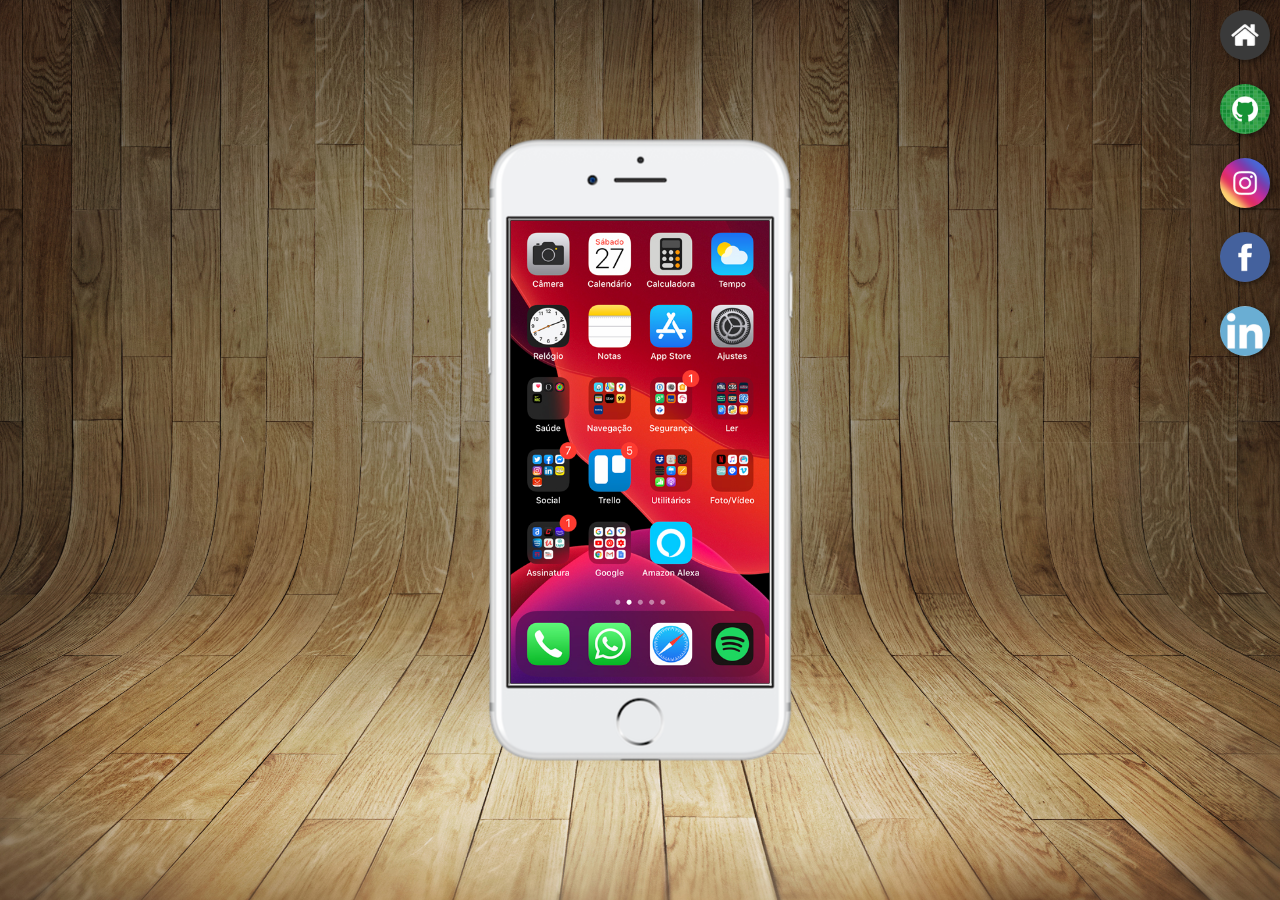
<file: index.html>
<!DOCTYPE html>
<html lang="pt-br">
<head>
    <meta charset="UTF-8">
    <meta http-equiv="X-UA-Compatible" content="IE=edge">
    <meta name="viewport" content="width=device-width, initial-scale=1.0">
    <title>Minhas Redes</title>
    <link rel="stylesheet" href="estilos/style.css">
   
       
</head>

<body>

    <main>
        <section id="telefone">
            <iframe src="home.html" name="tela" id="tela"></iframe>
           
        </section>
        <section id="redes-sociais">
            <a href="home.html" target="tela"><img src="imagens/logo-home.jpg" alt="Home"></a><br>
            <a href="github.html" target="tela"><img src="imagens/logo-github.jpg" alt="github"></a><br>
            <a href="instagram.html" target="tela"><img src="imagens/logo-instagram.jpg" alt="instagram"></a><br>
            <a href="facebook.html" target="tela"><img src="imagens/logo-facebook.jpg" alt="facebook"></a><br>
            <a href="Linkedin.html" target="tela"><img src="imagens/linkedin-logo.jpg" alt="linkedin"></a><br>
            

        </section>
    </main>
</body>
</html>
</file>
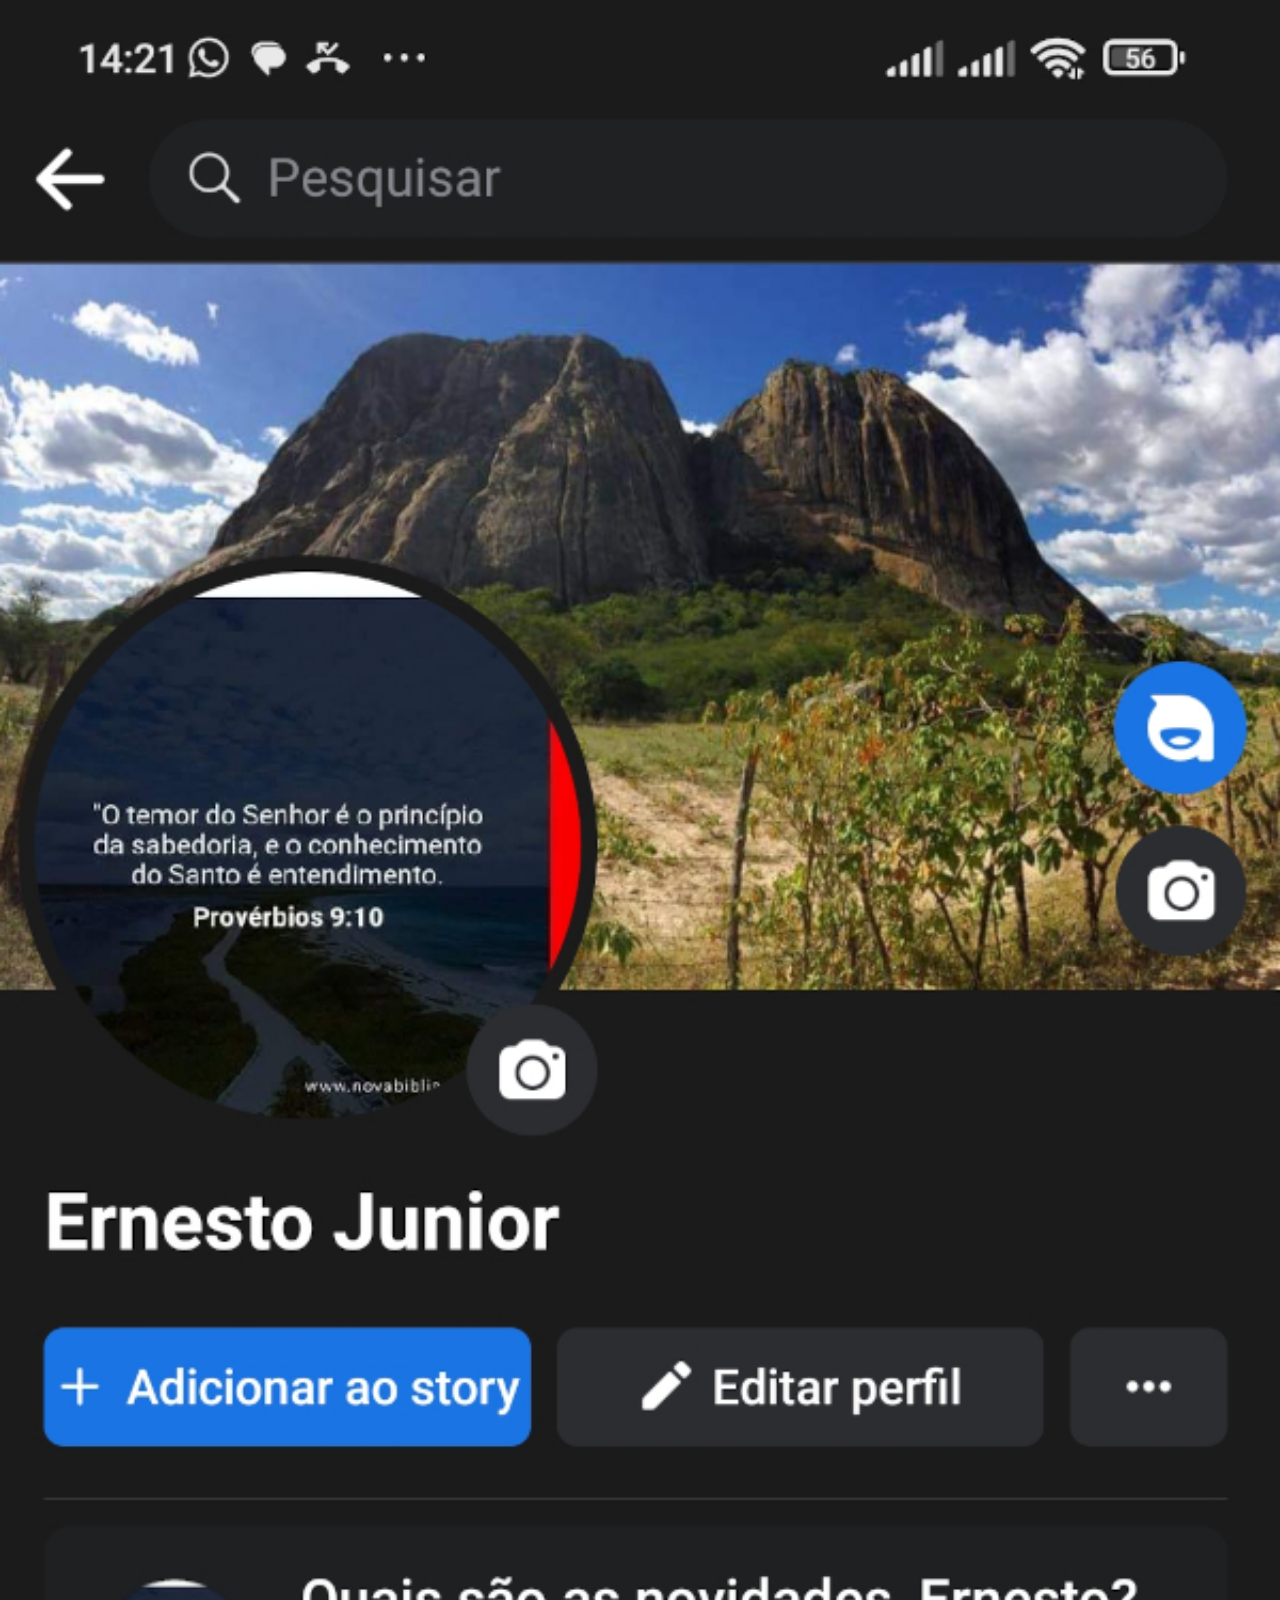
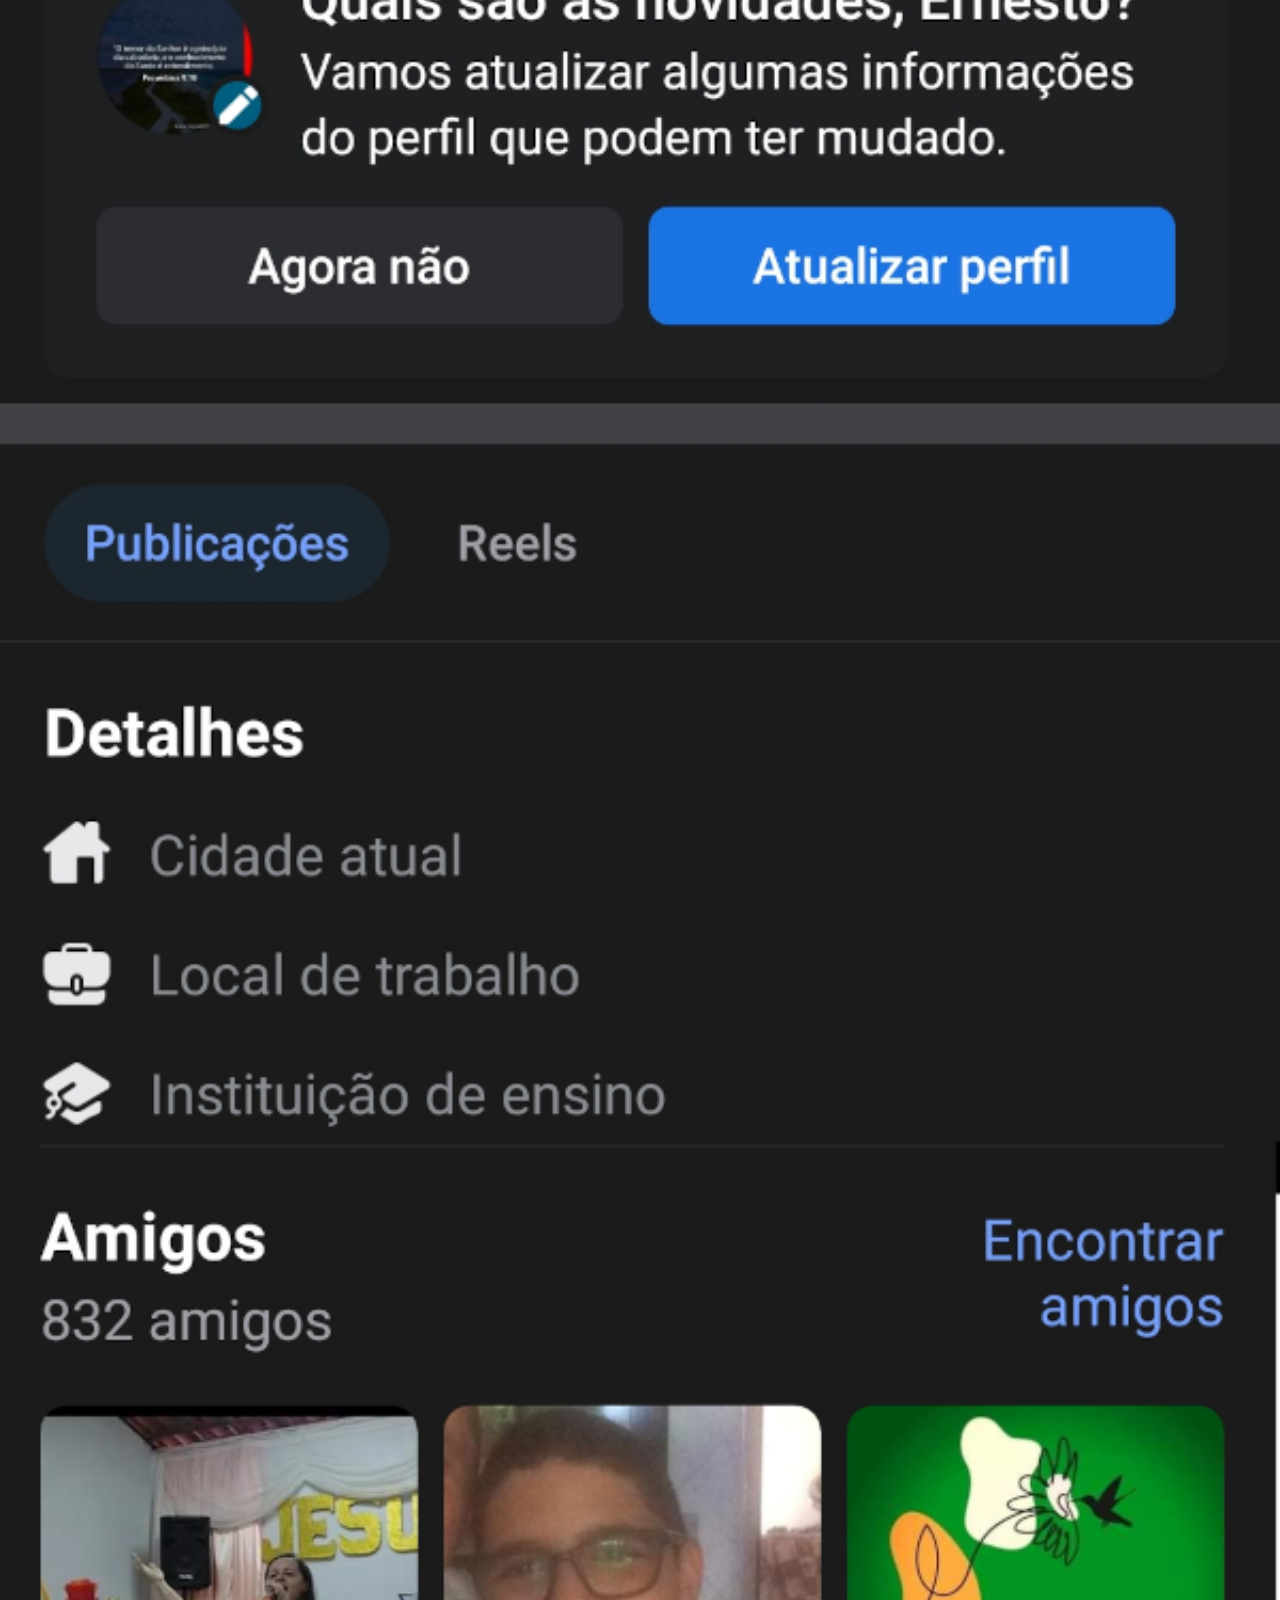
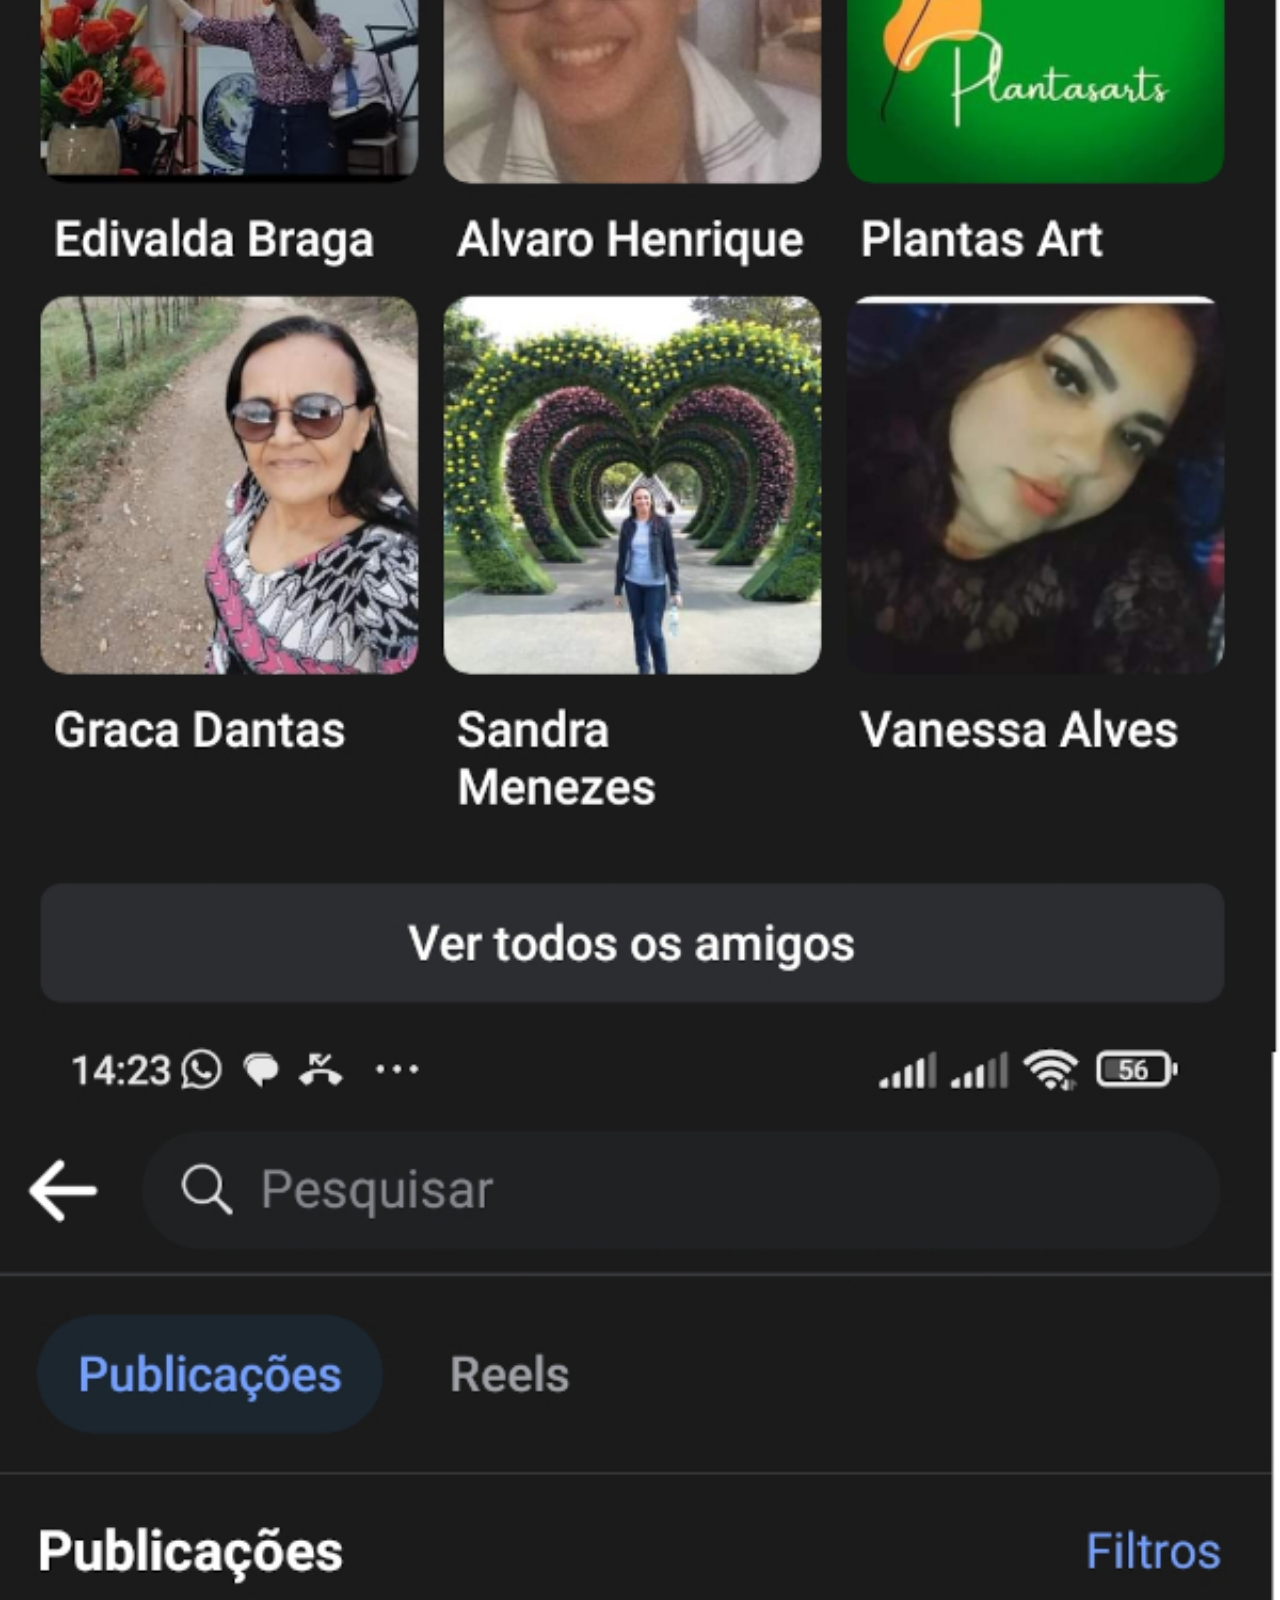
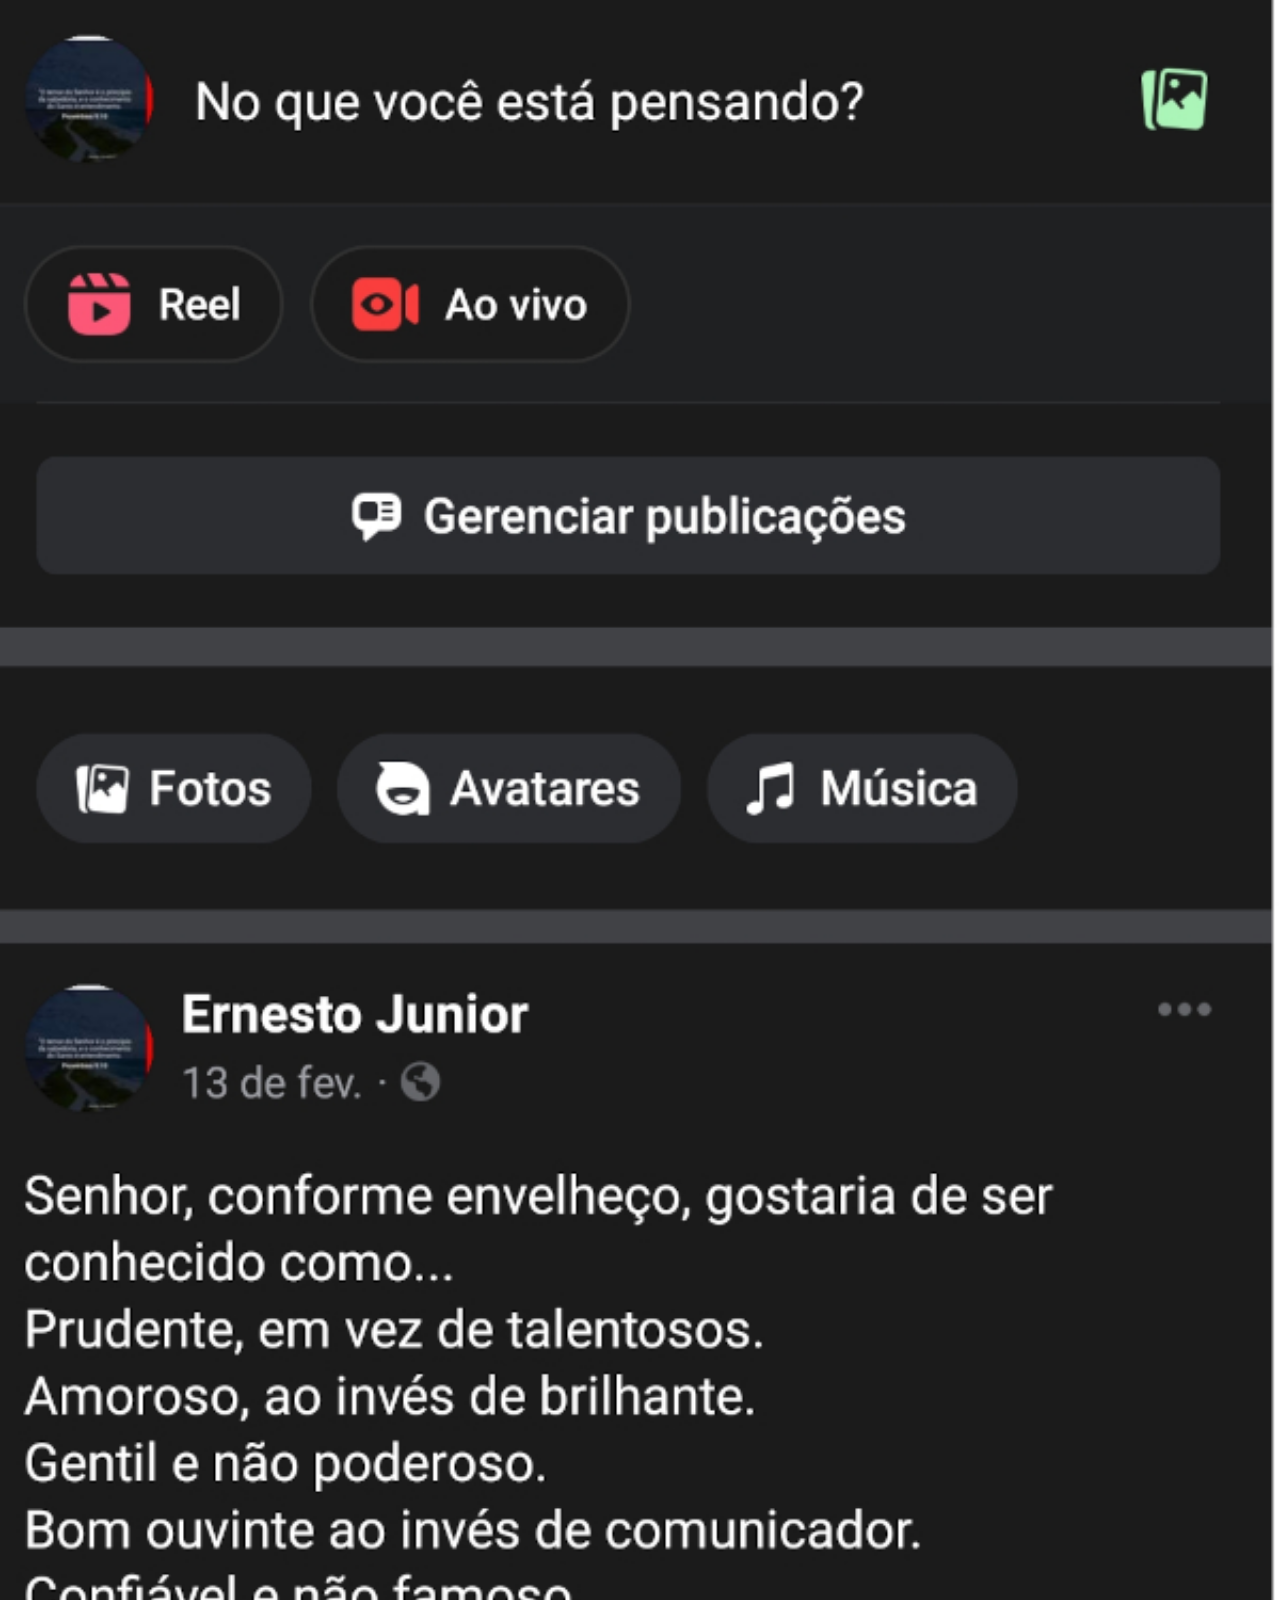
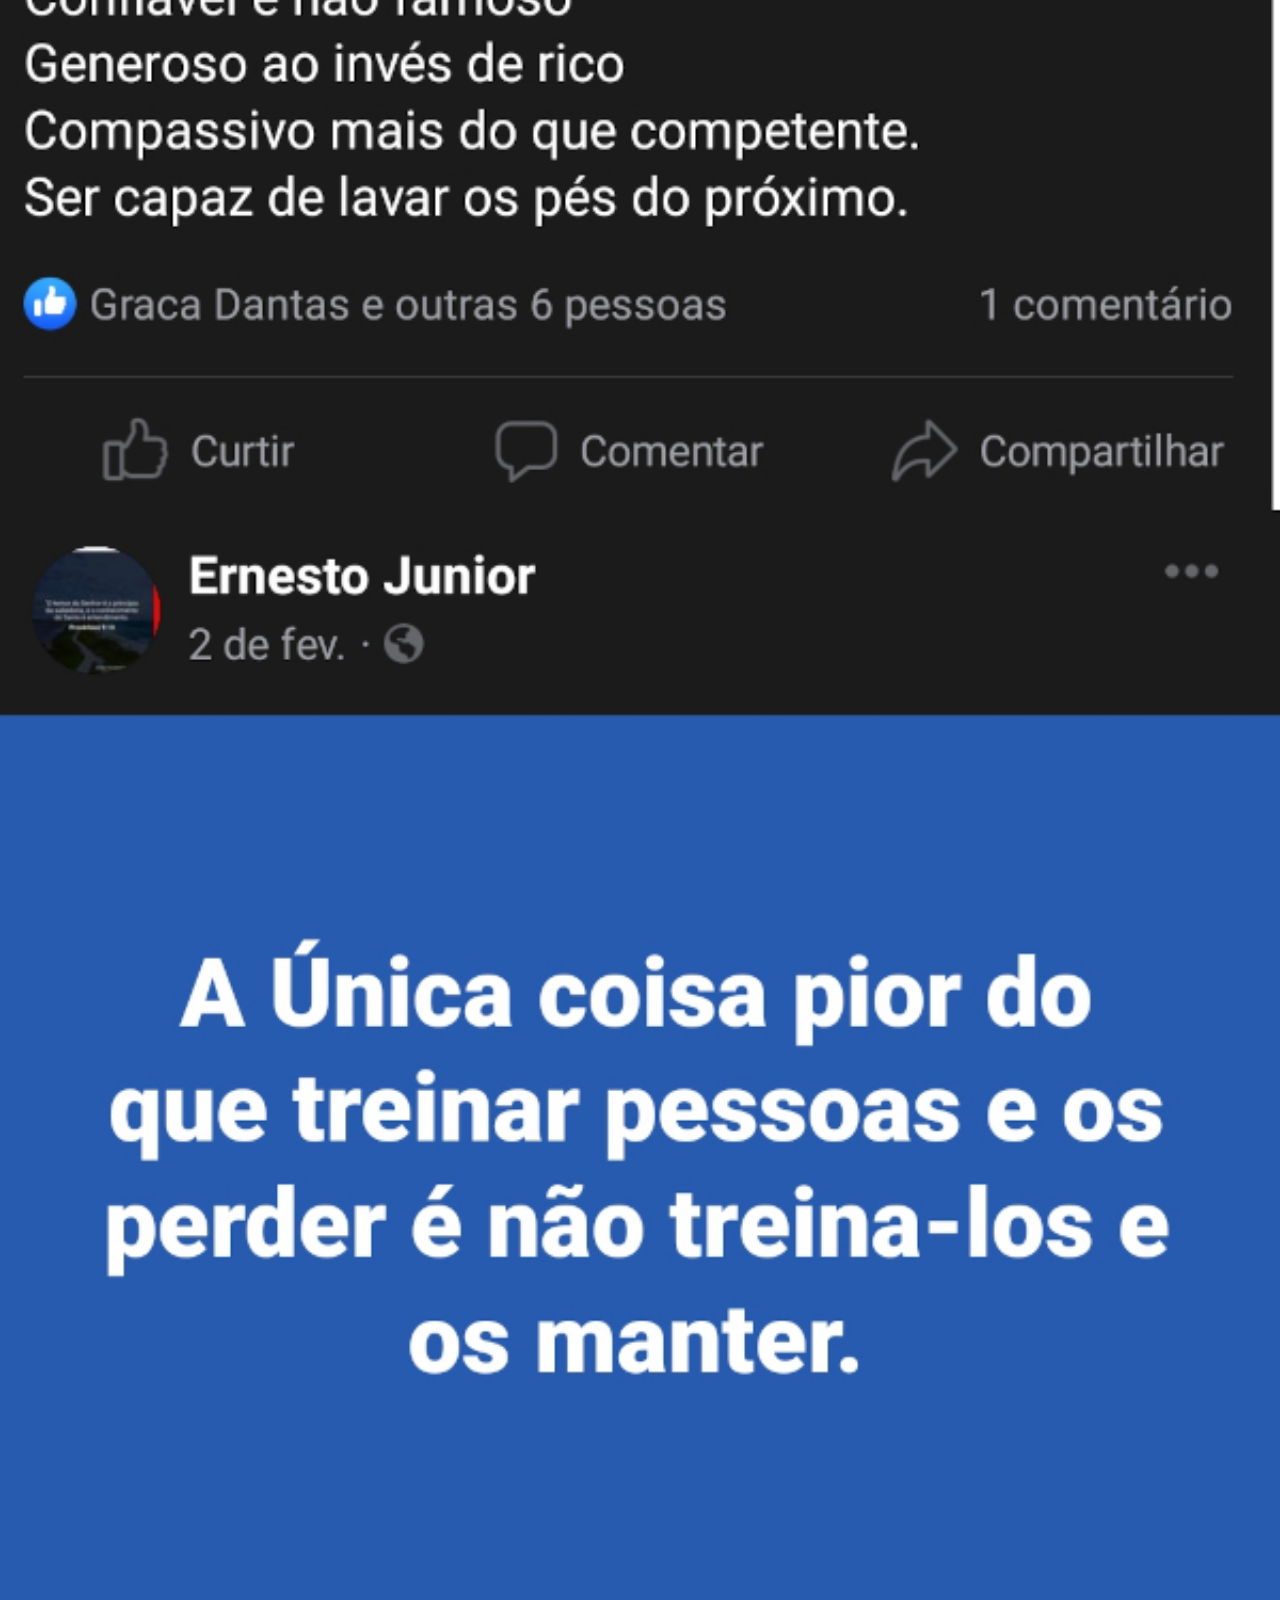
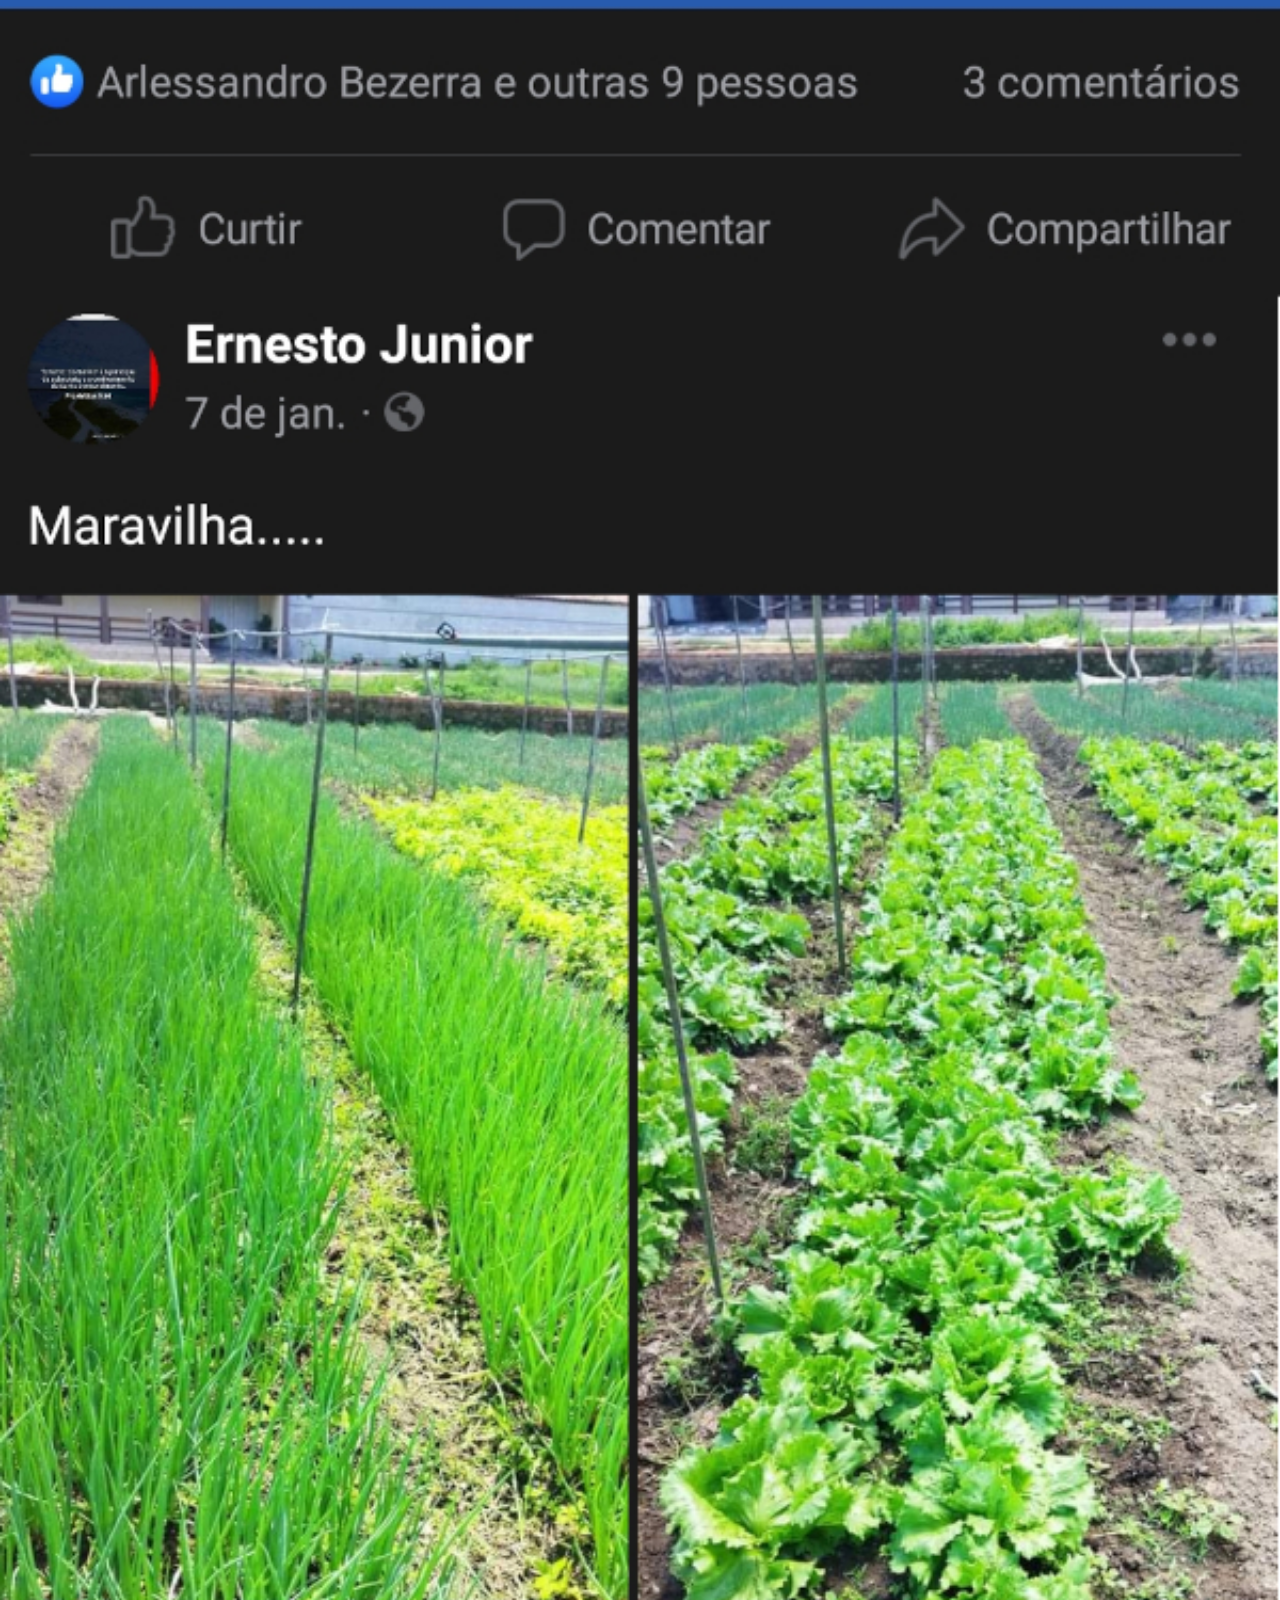
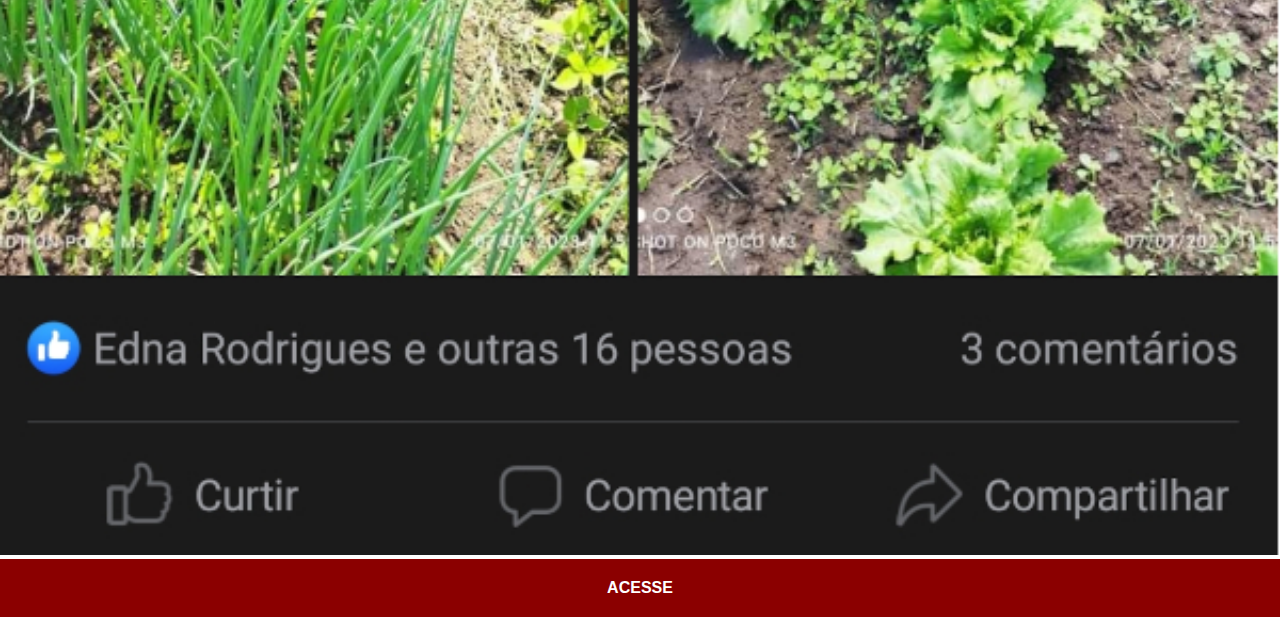
<file: facebook.html>
<!DOCTYPE html>
<html lang="pt-br">
<head>
    <meta charset="UTF-8">
    <meta http-equiv="X-UA-Compatible" content="IE=edge">
    <meta name="viewport" content="width=device-width, initial-scale=1.0">
    <title>Facebook</title>
    <link rel="stylesheet" href="estilos/social.css">
</head>
<body>
    
    <img src="imagens/telafb.jpg" alt="facebook">
    <a href="https://www.facebook.com/ernesto.junior.927" target="_blank">ACESSE</a>
</body>
</html>
</file>
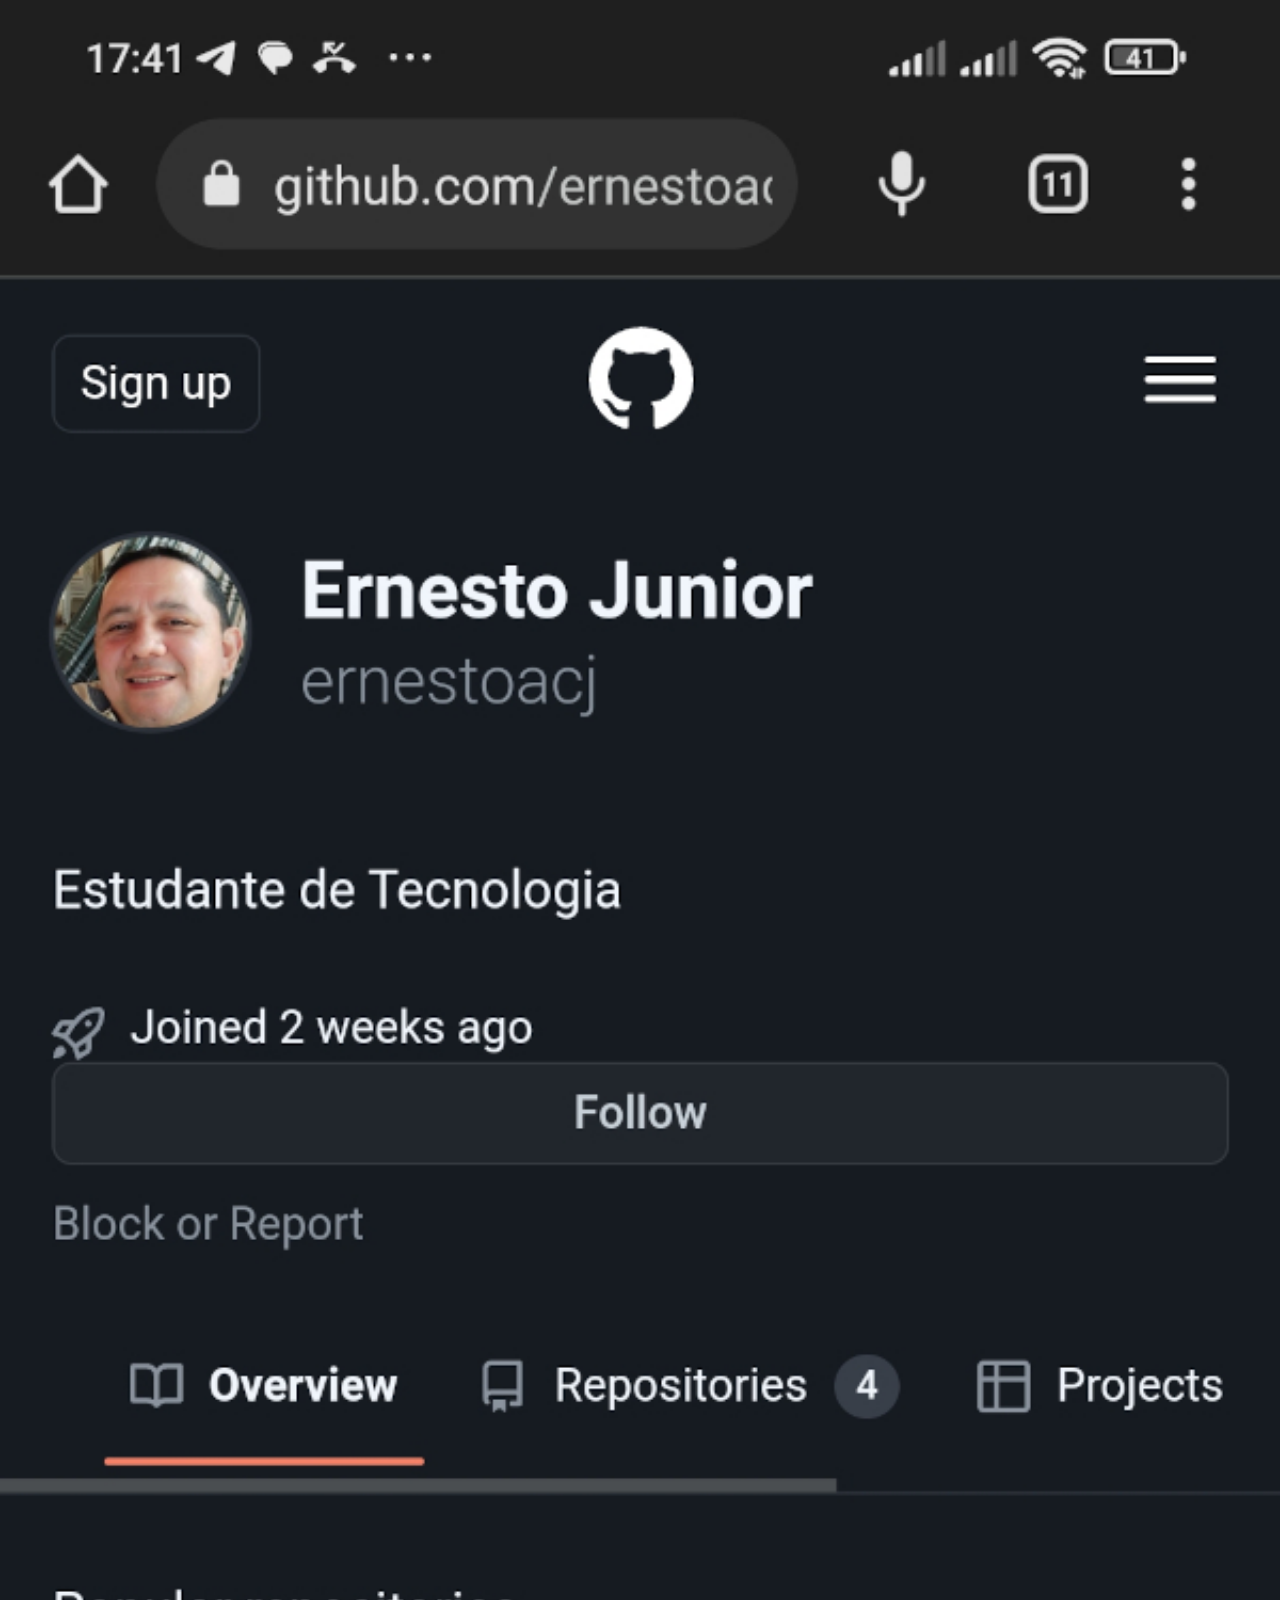
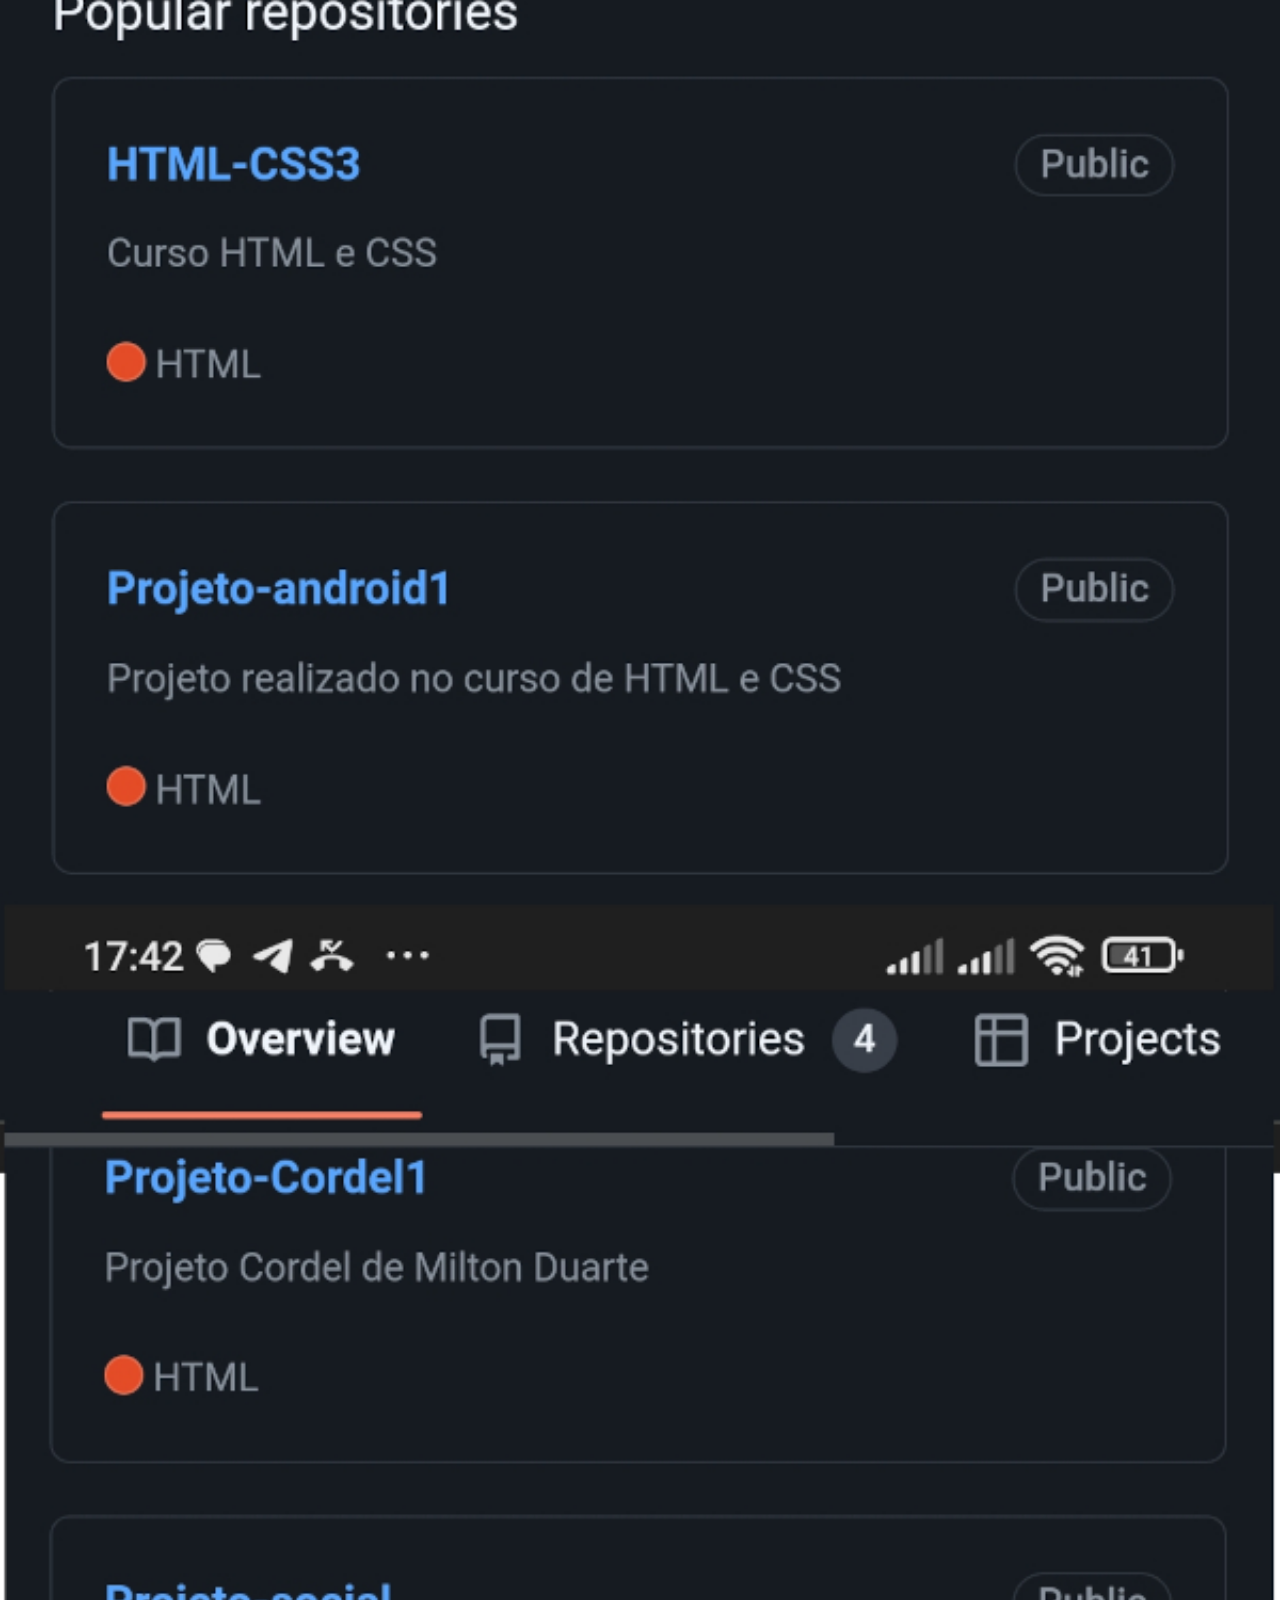
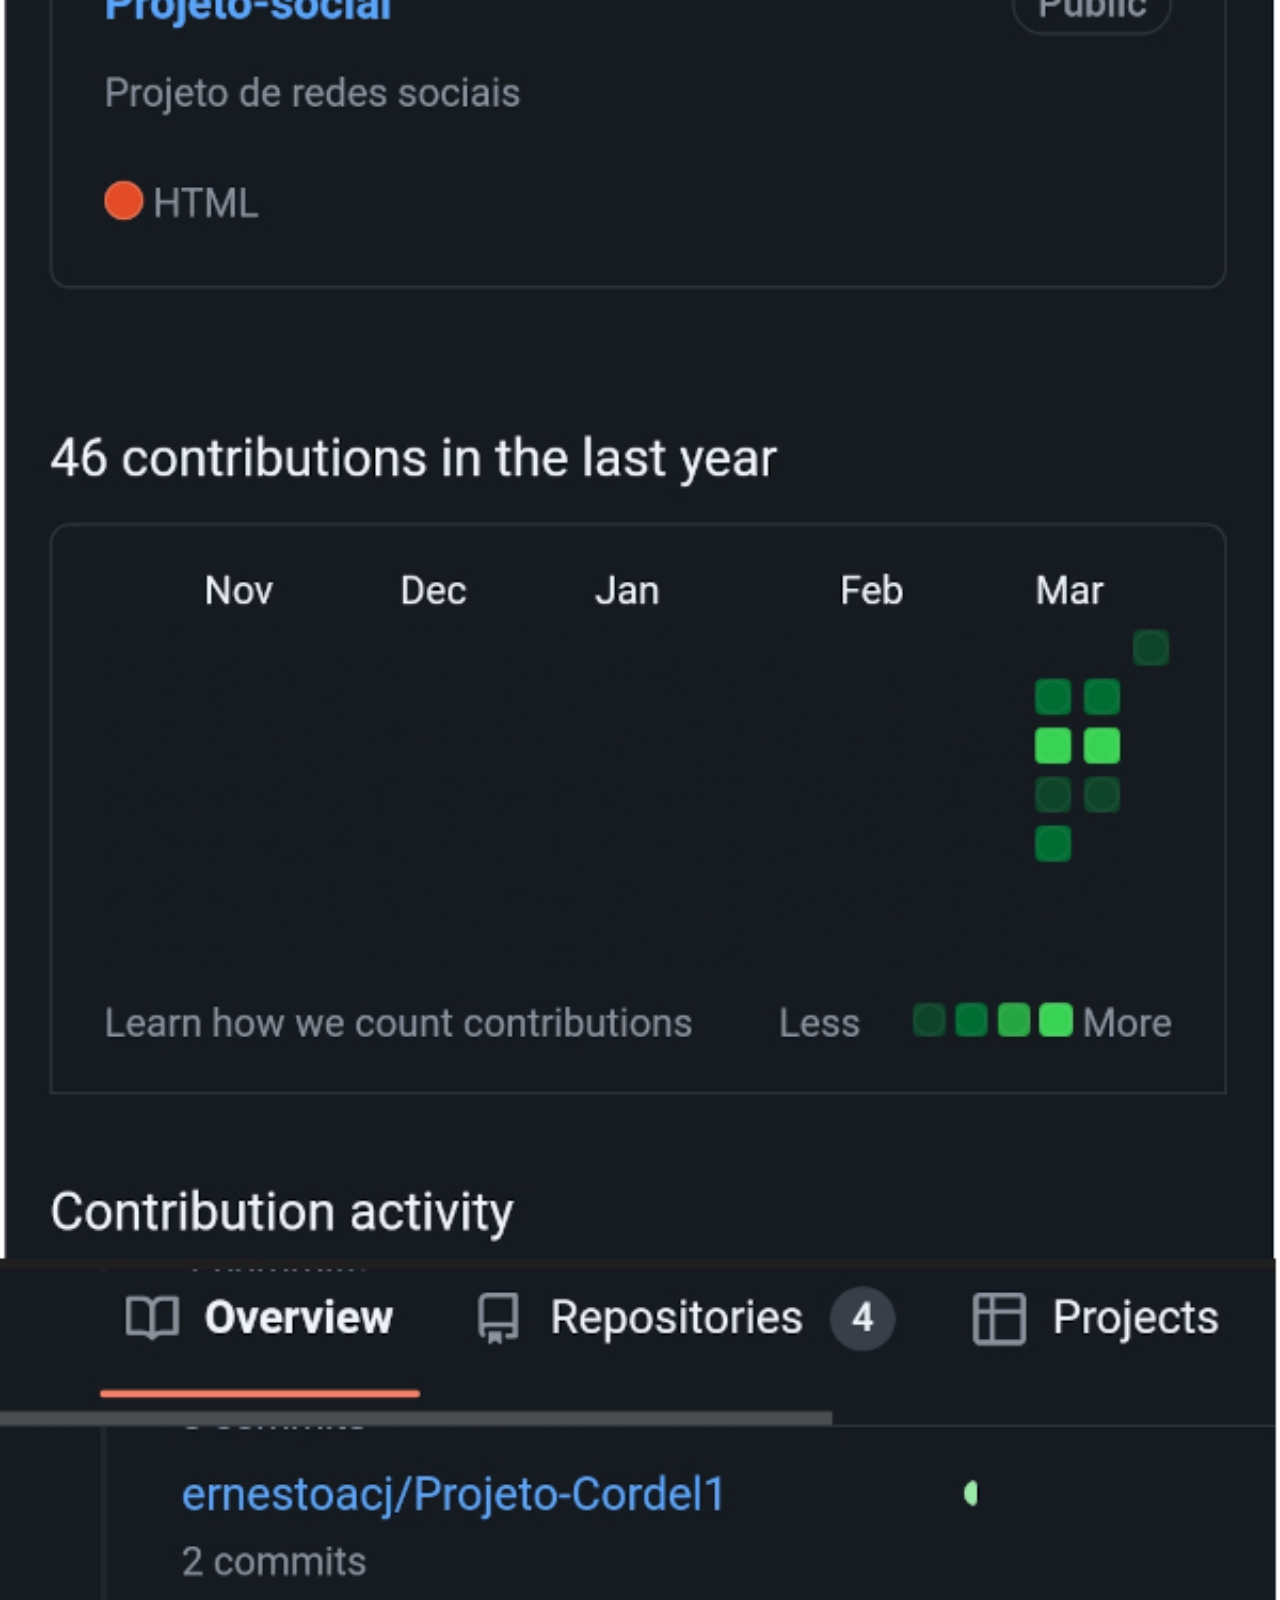
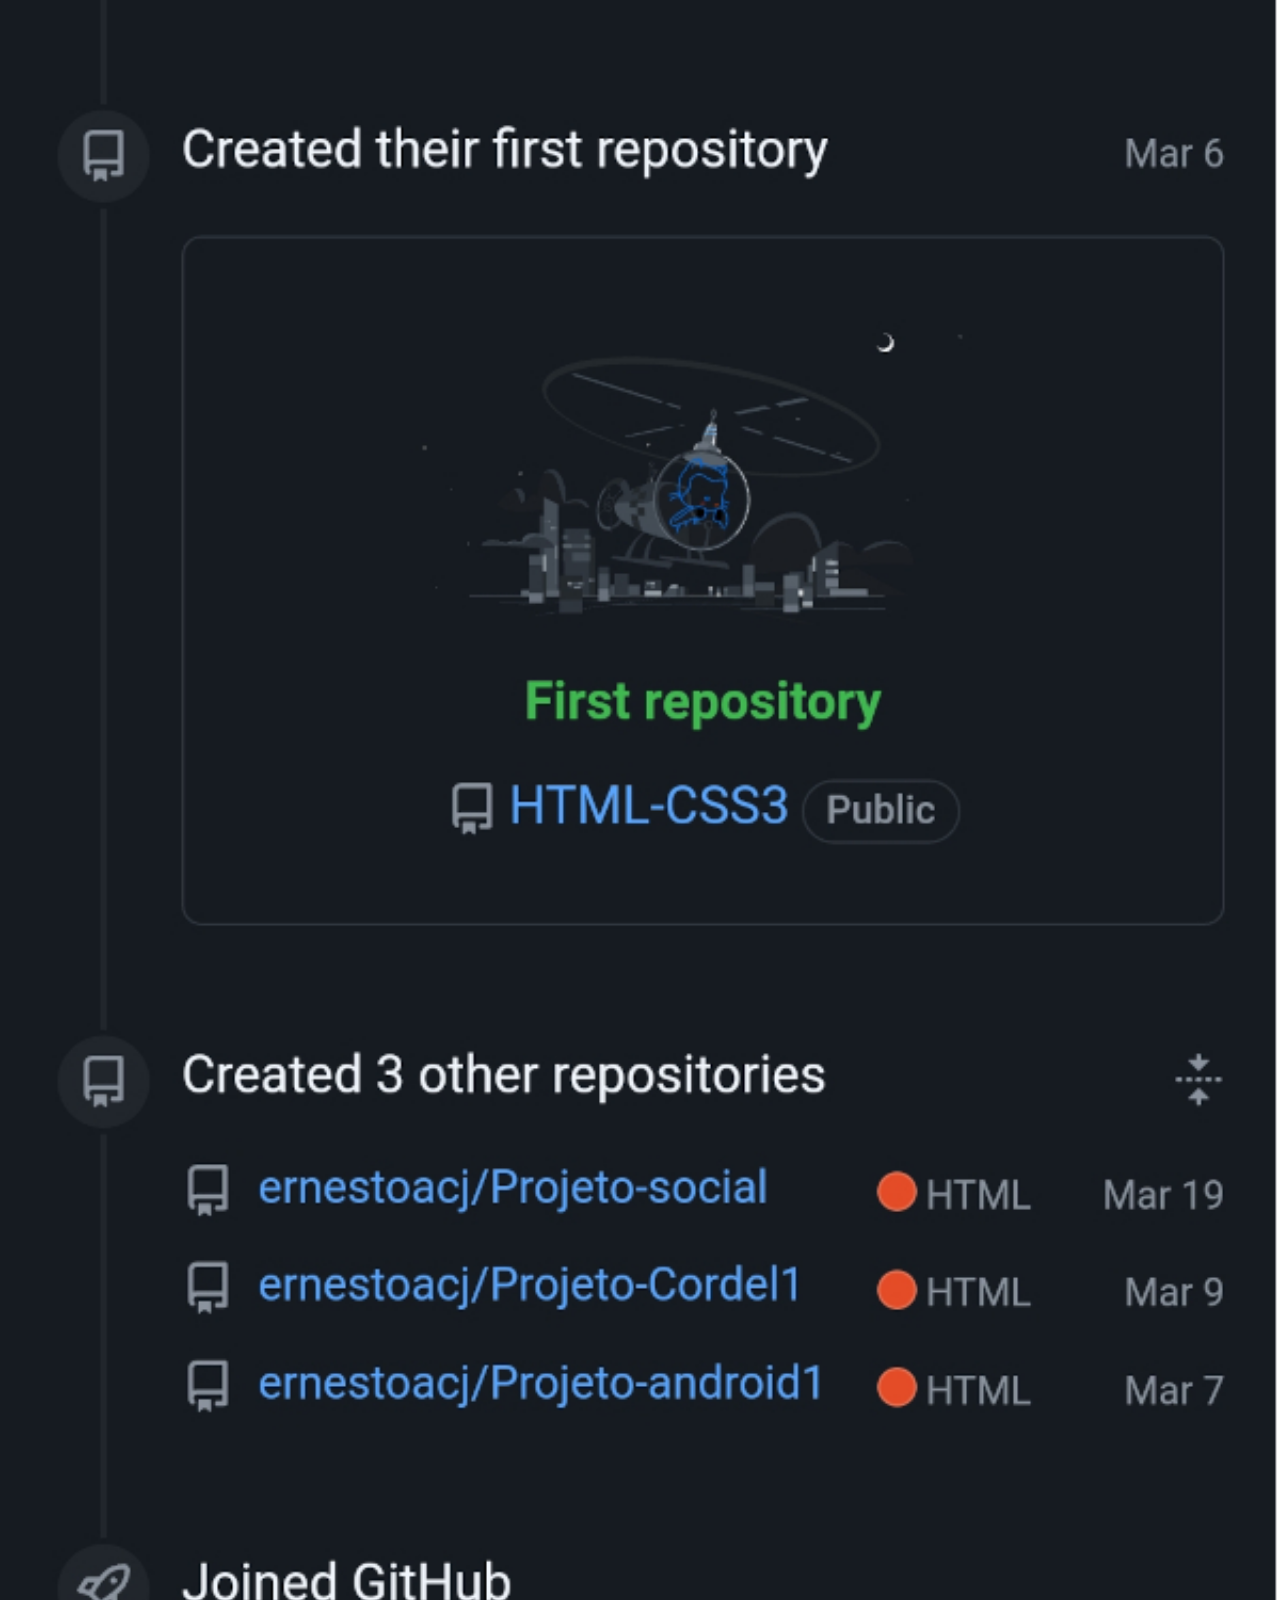
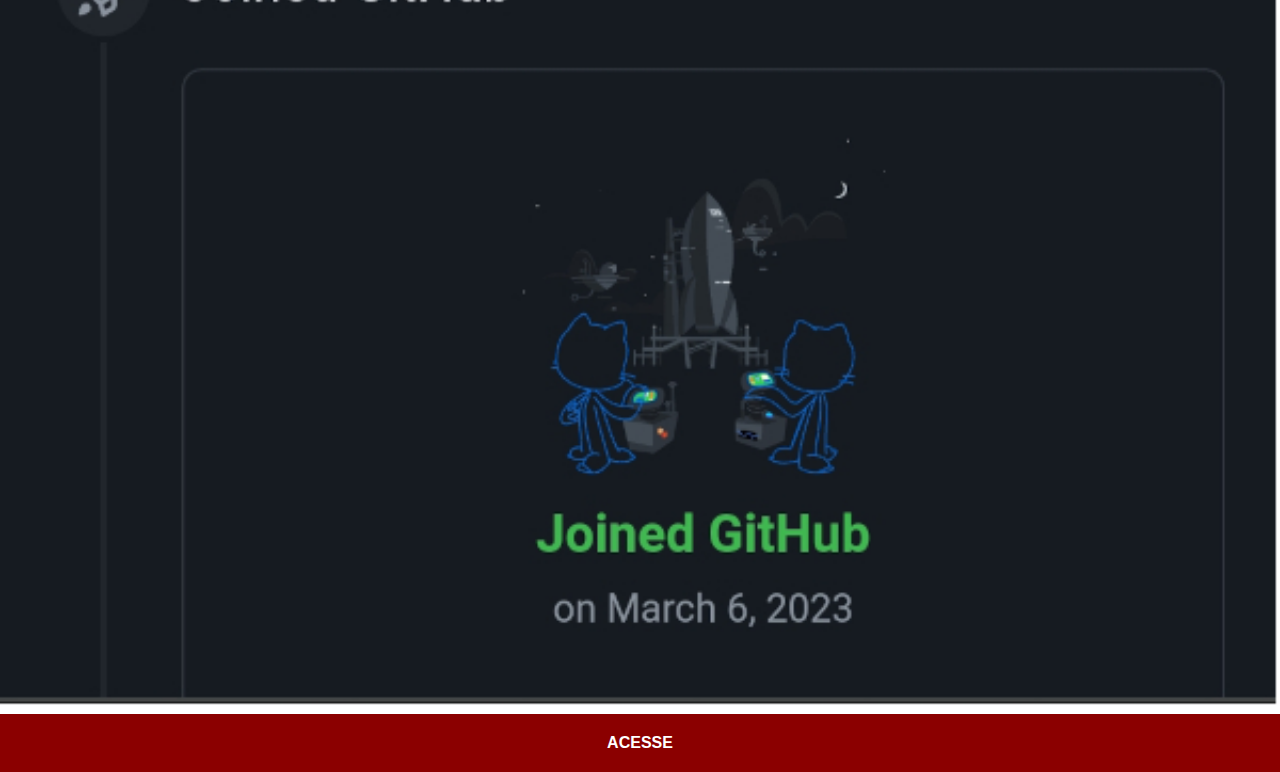
<file: github.html>
<!DOCTYPE html>
<html lang="pt-br">
<head>
    <meta charset="UTF-8">
    <meta http-equiv="X-UA-Compatible" content="IE=edge">
    <meta name="viewport" content="width=device-width, initial-scale=1.0">
    <title>github</title>
    <link rel="stylesheet" href="estilos/social.css">
    
        
    
</head>
<body>
    <img src="imagens/telagit.jpg" alt="github">
    <a href="https://github.com/ernestoacj/" target="_blank">ACESSE</a>
</body>
</html>
</file>
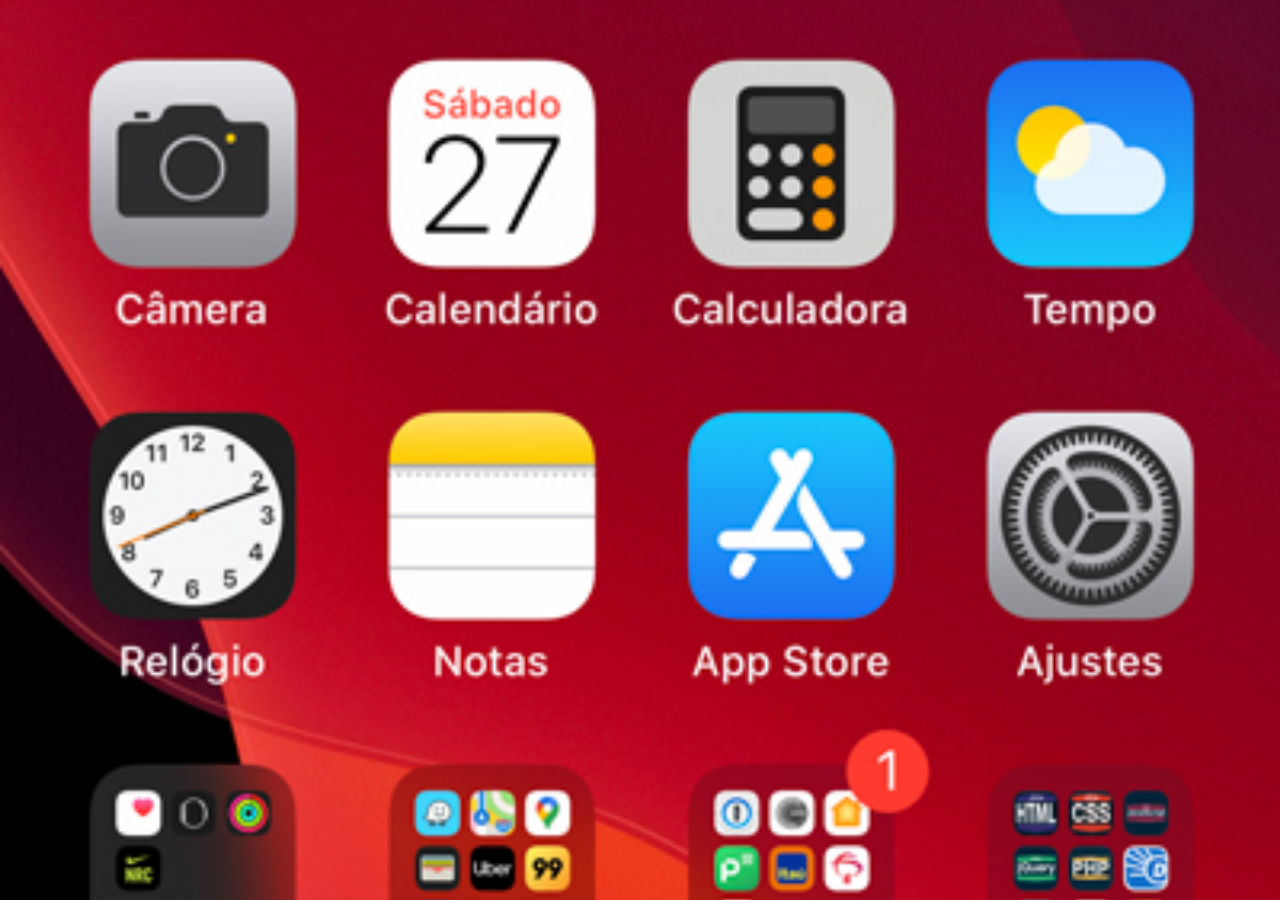
<file: home.html>
<!DOCTYPE html>
<html lang="pt-br">
<head>
    <meta charset="UTF-8">
    <meta http-equiv="X-UA-Compatible" content="IE=edge">
    <meta name="viewport" content="width=device-width, initial-scale=1.0">
    <title>Home</title>
    <style>
        *{
            margin: 0px;
            padding: 0px;
        }

        body {
            width: 100vw;
            height: 100vh;
            background: black url('imagens/tela-home.jpg') no-repeat top center;
            background-size: cover;
        }
    </style>
</head>
<body>
    
</body>
</html>
</file>
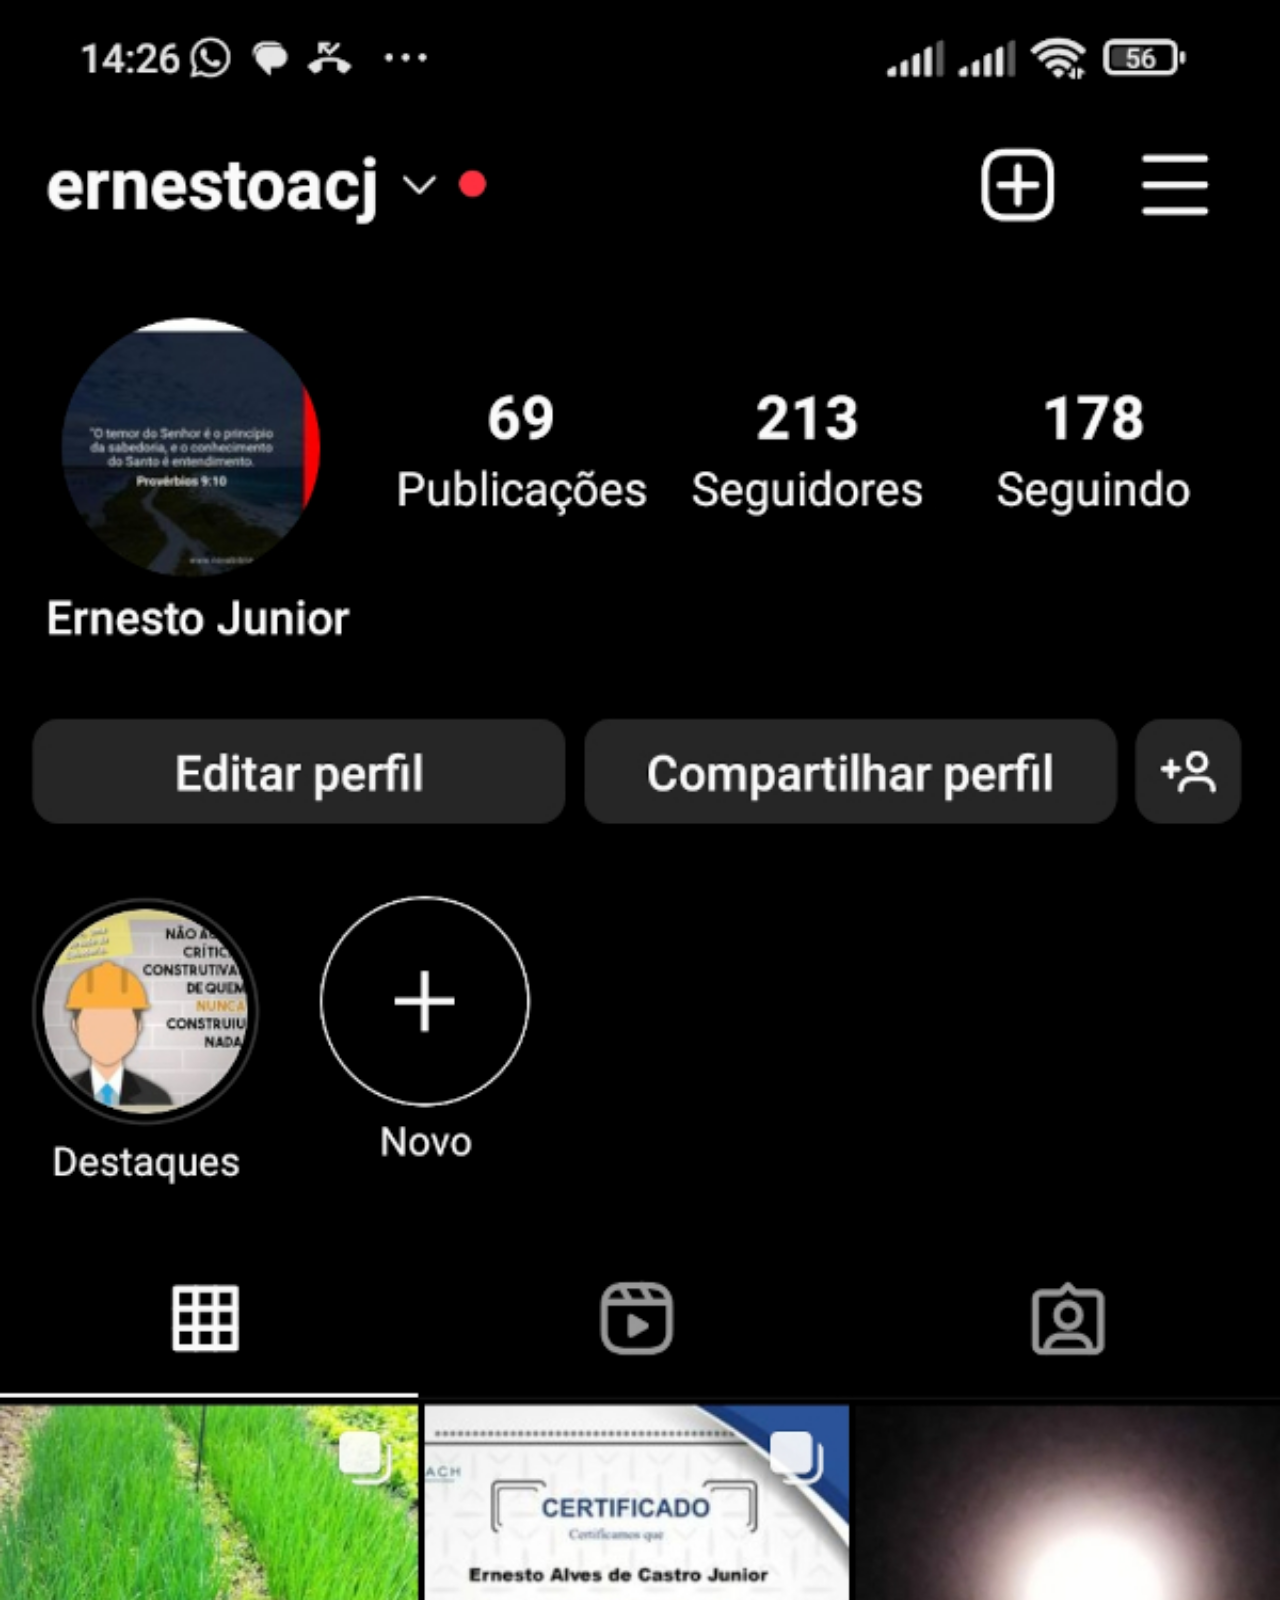
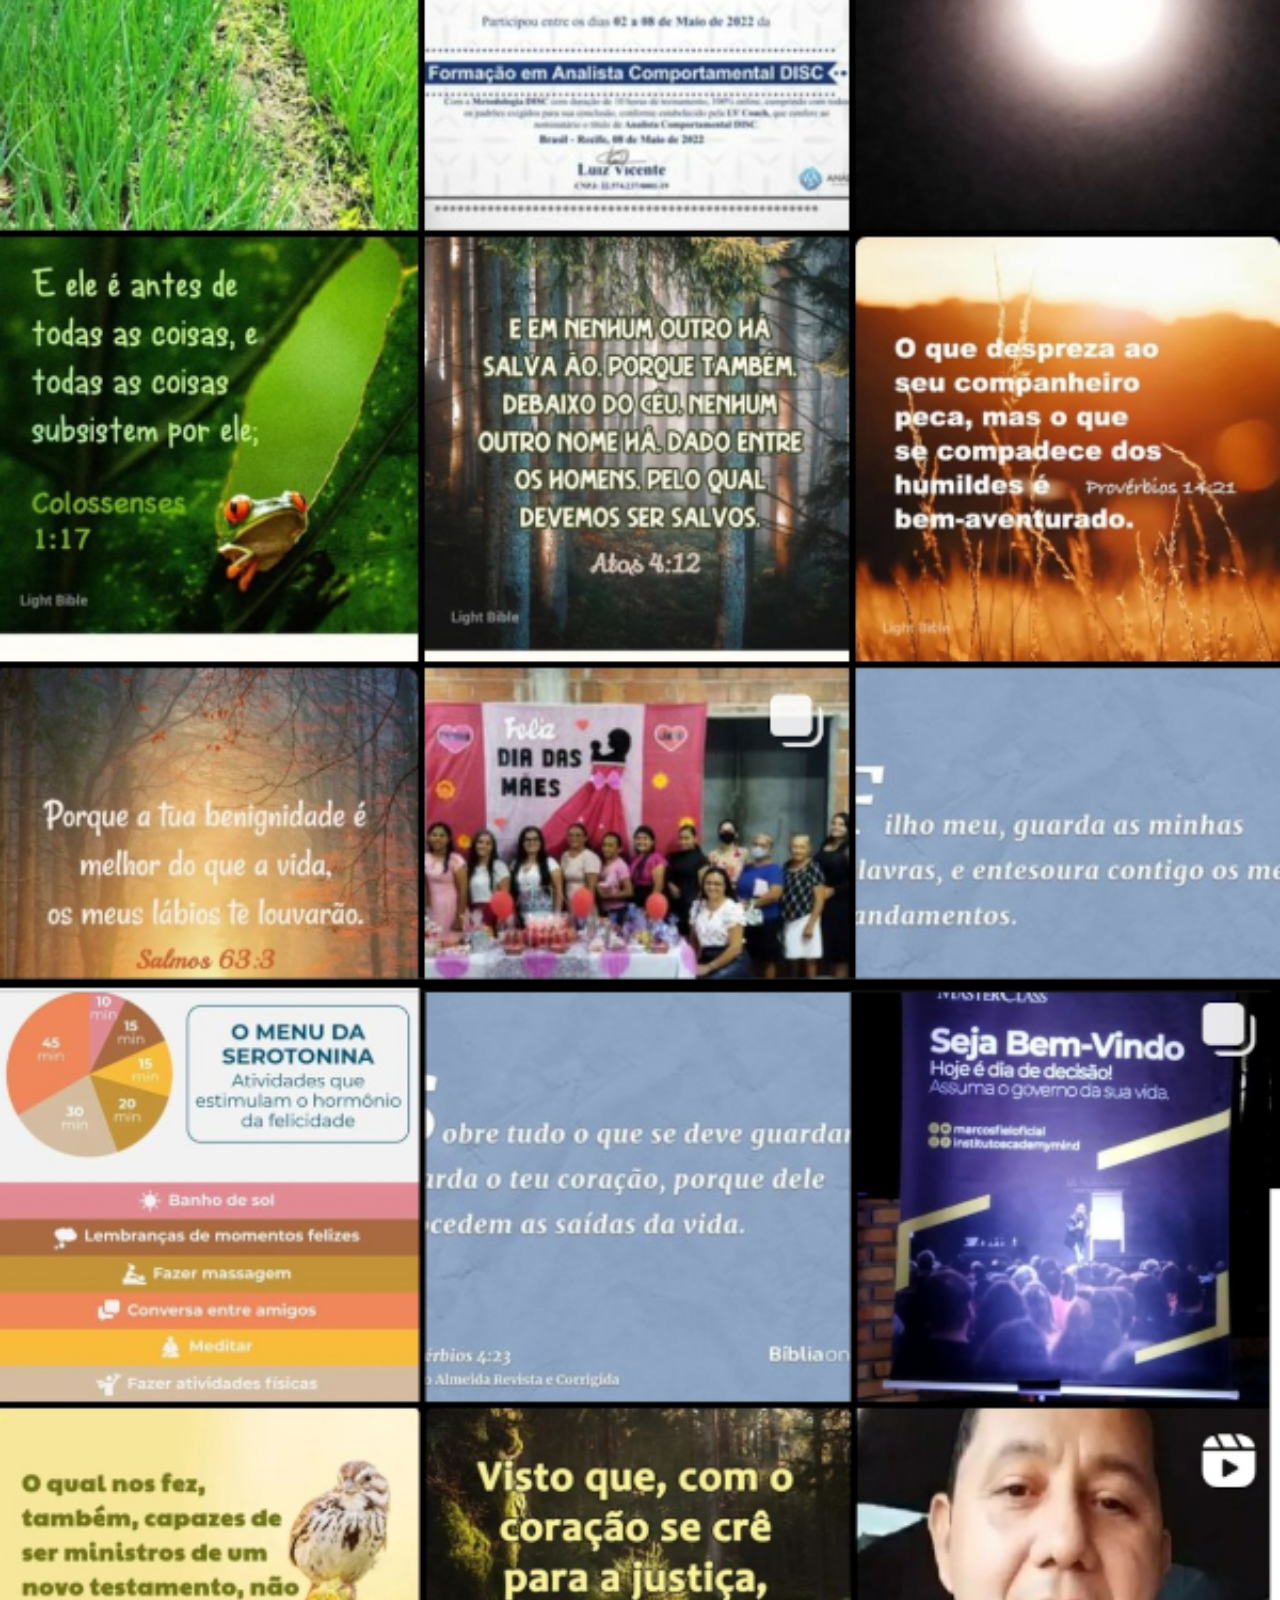
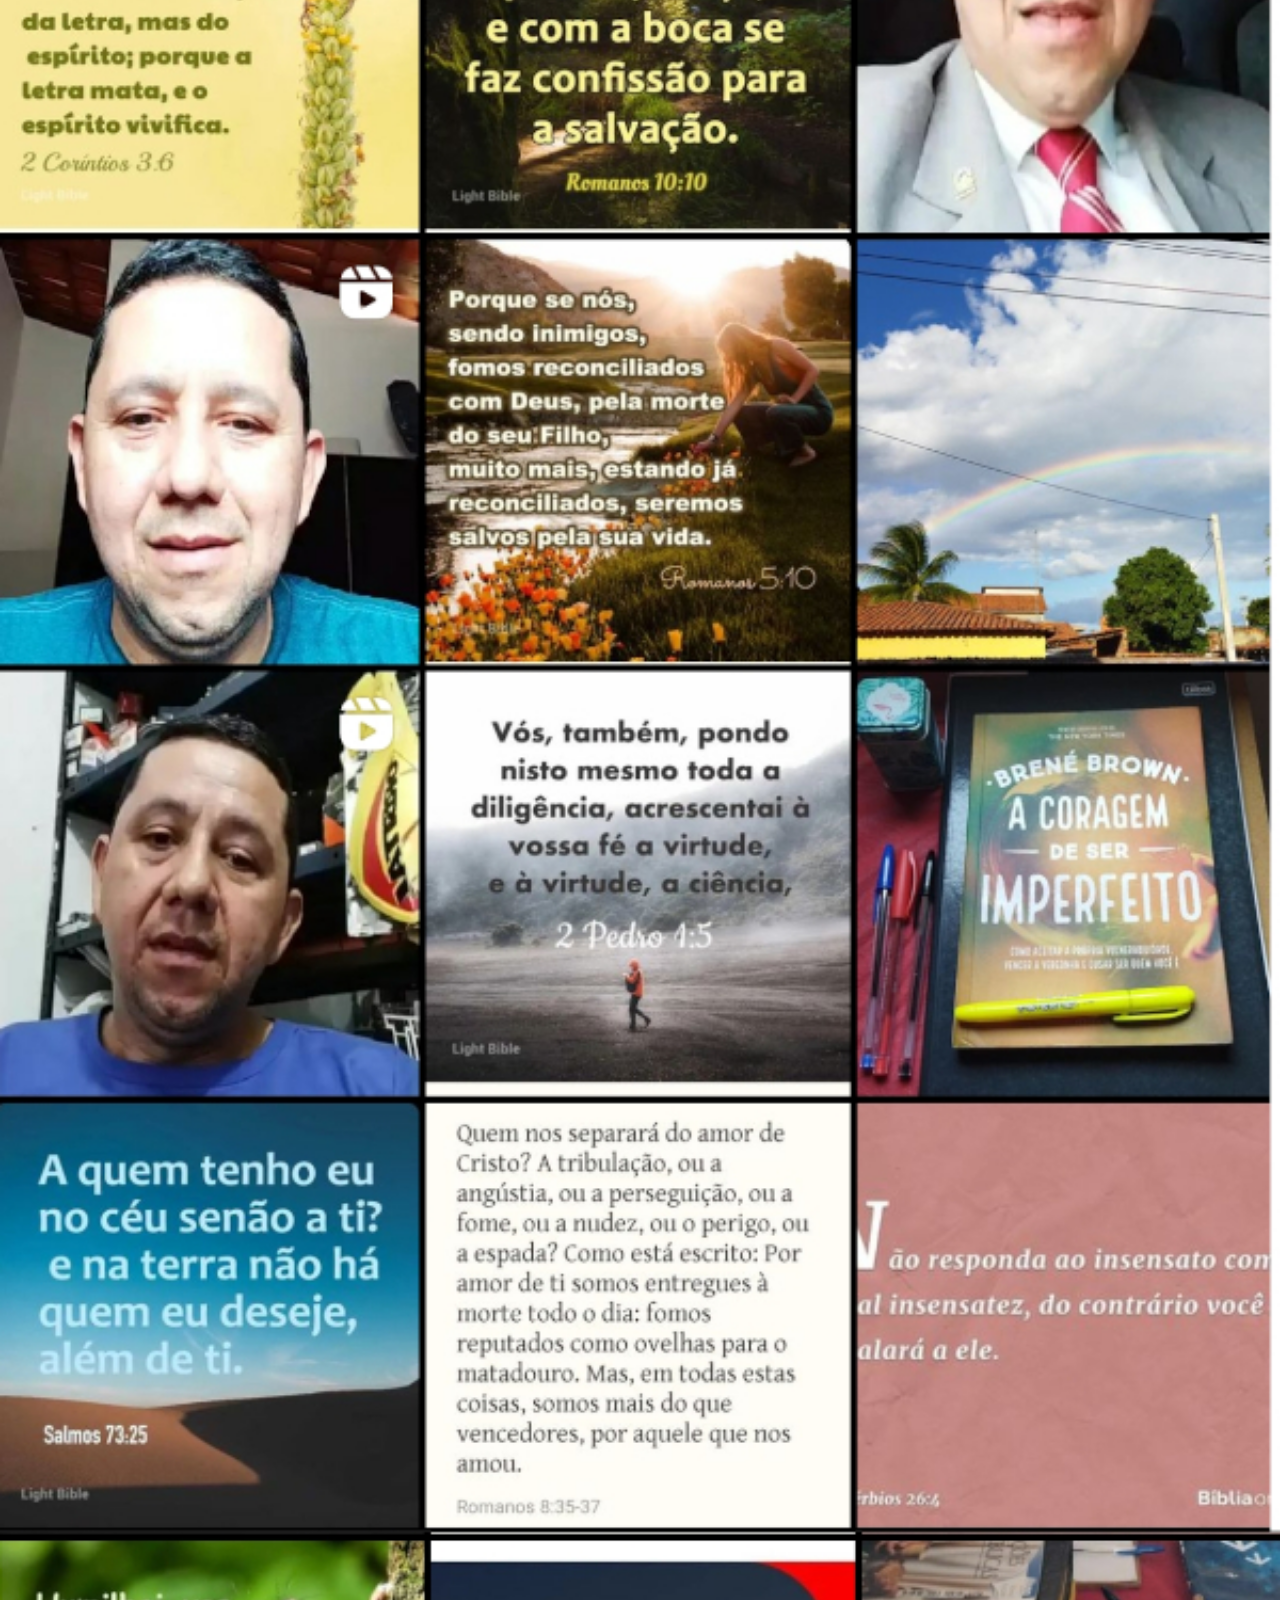
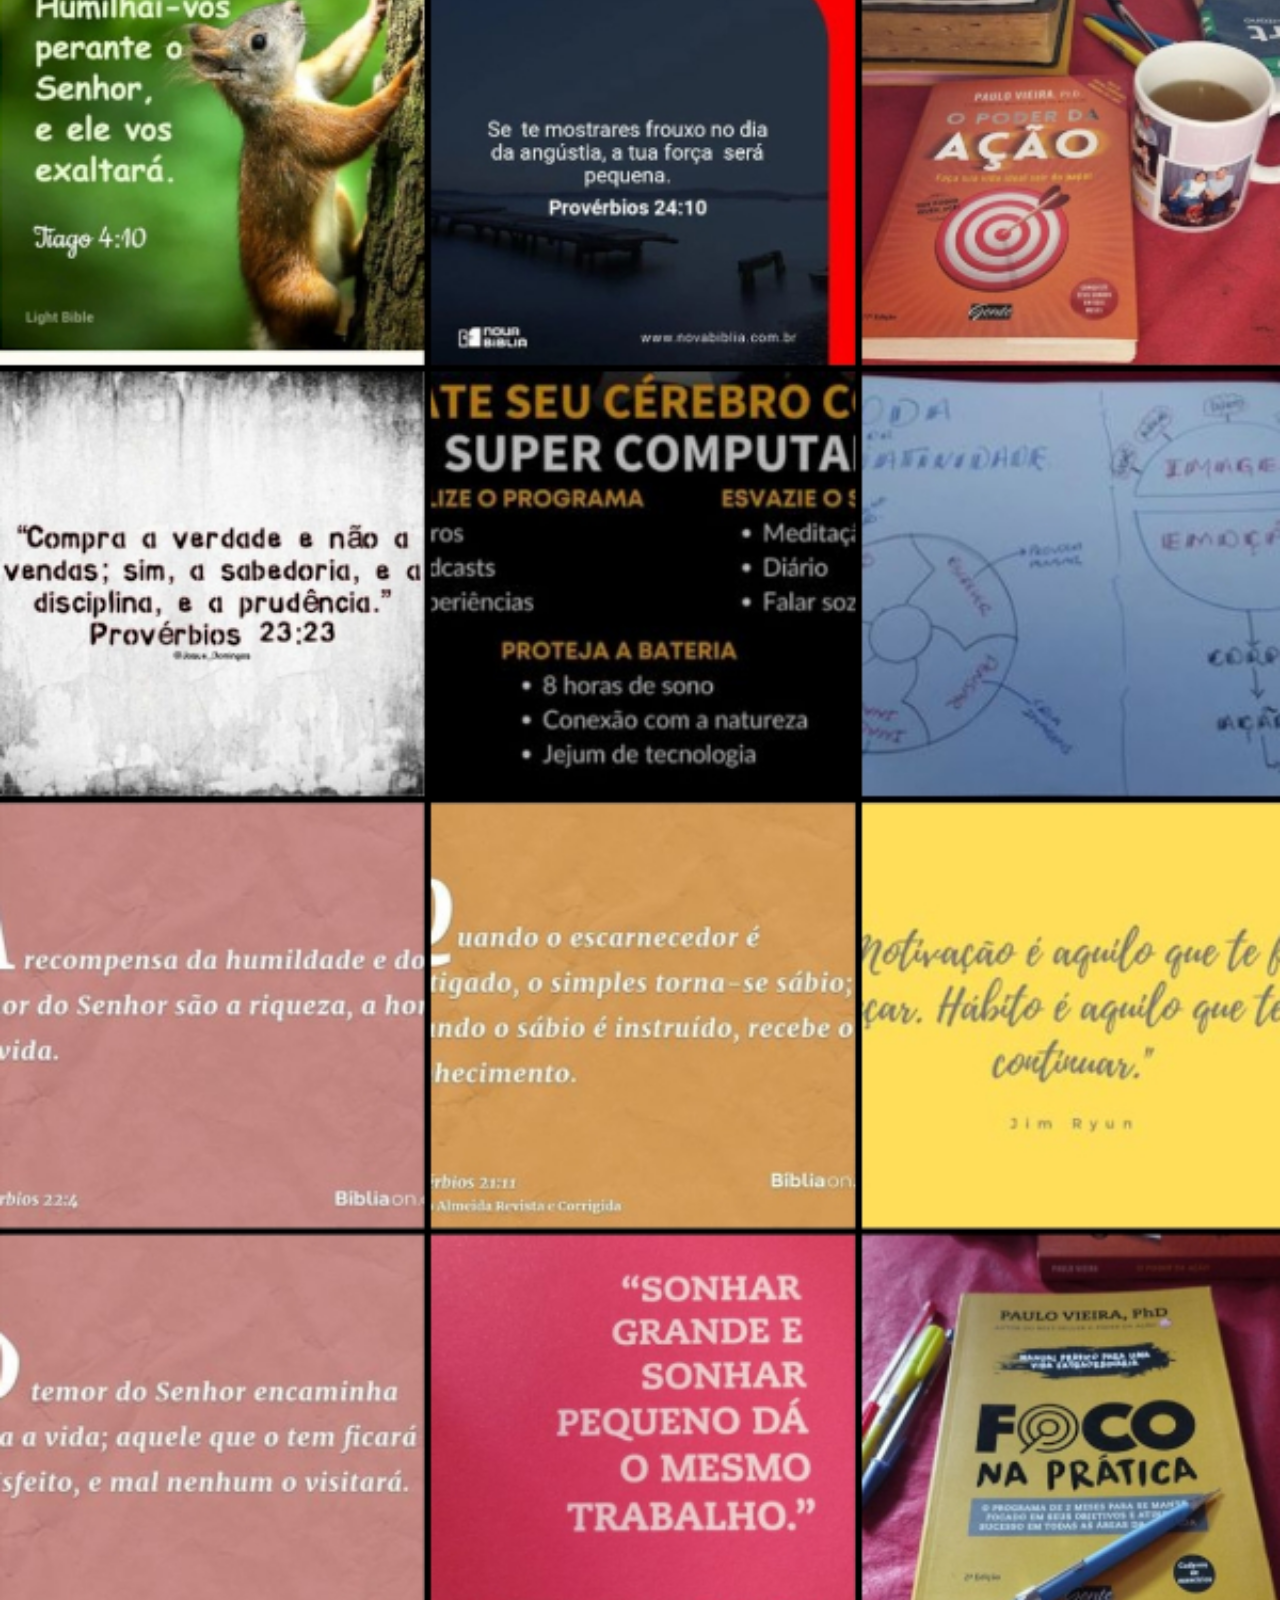
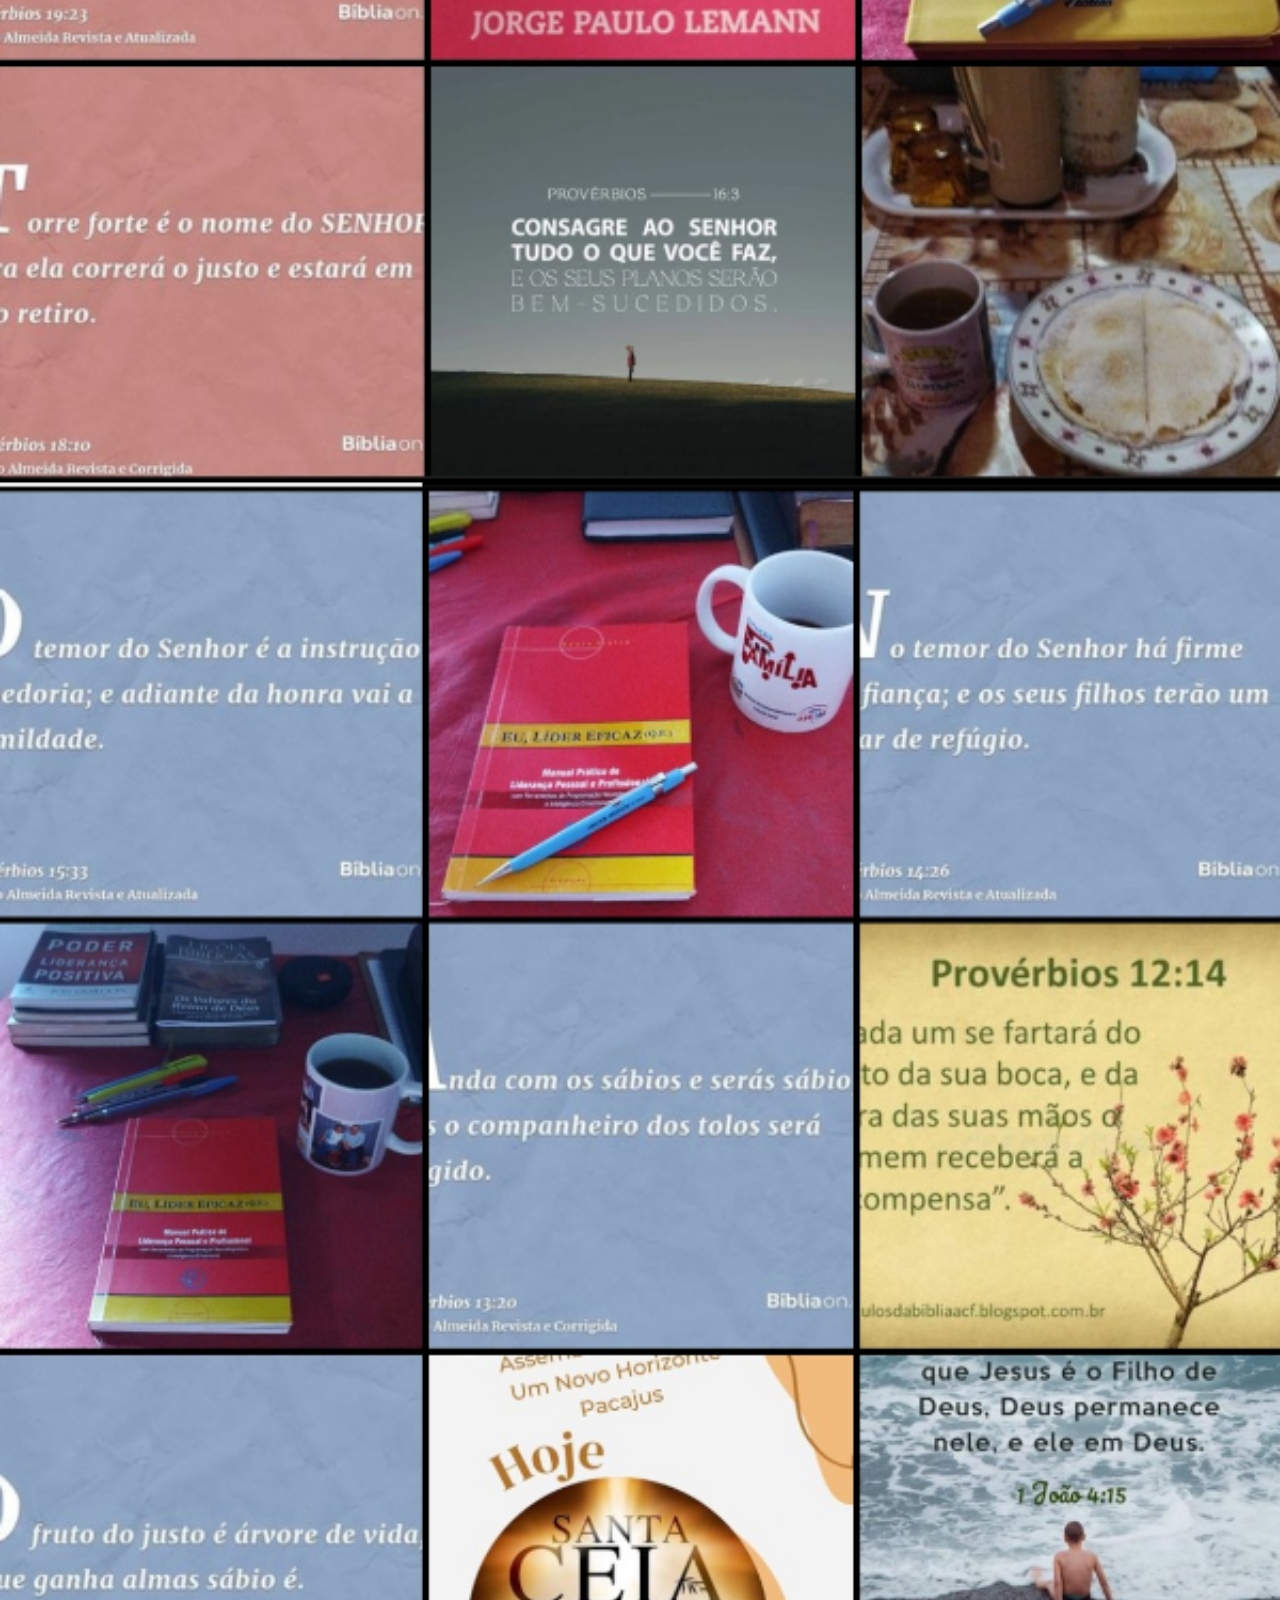
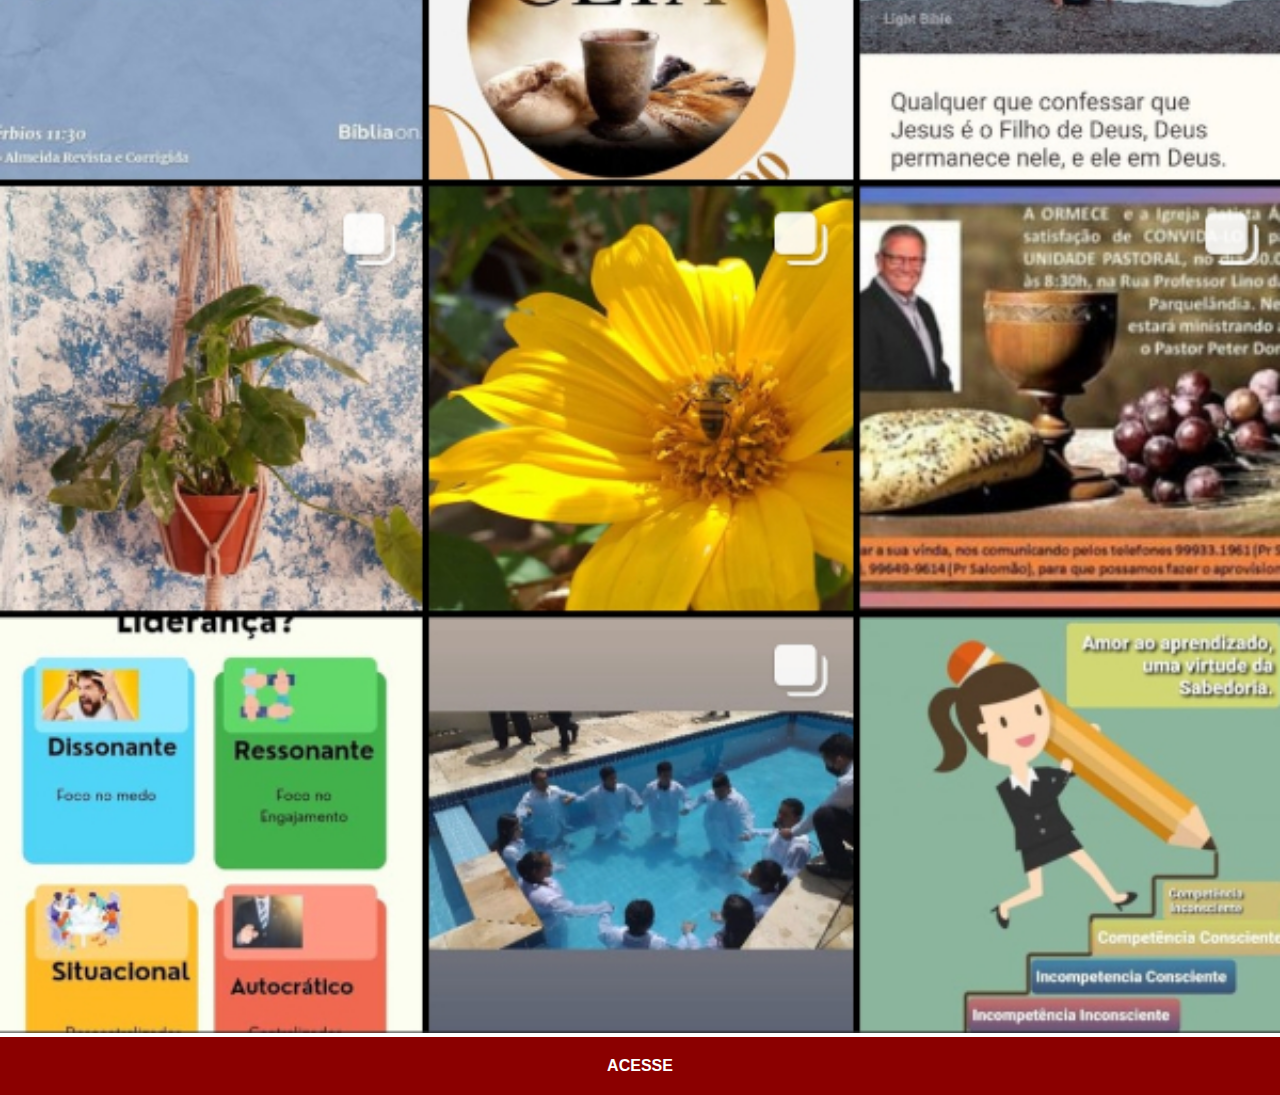
<file: instagram.html>
<!DOCTYPE html>
<html lang="pt-br">
<head>
    <meta charset="UTF-8">
    <meta http-equiv="X-UA-Compatible" content="IE=edge">
    <meta name="viewport" content="width=device-width, initial-scale=1.0">
    <title>Instagran</title>
    <link rel="stylesheet" href="estilos/social.css">
</head>
<body>
    
    <img src="imagens/telainsta.jpg" alt="instagran">
    <a href="https://www.instagram.com/ernestoacj/" target="_blank">ACESSE</a>
</body>
</html>
</file>
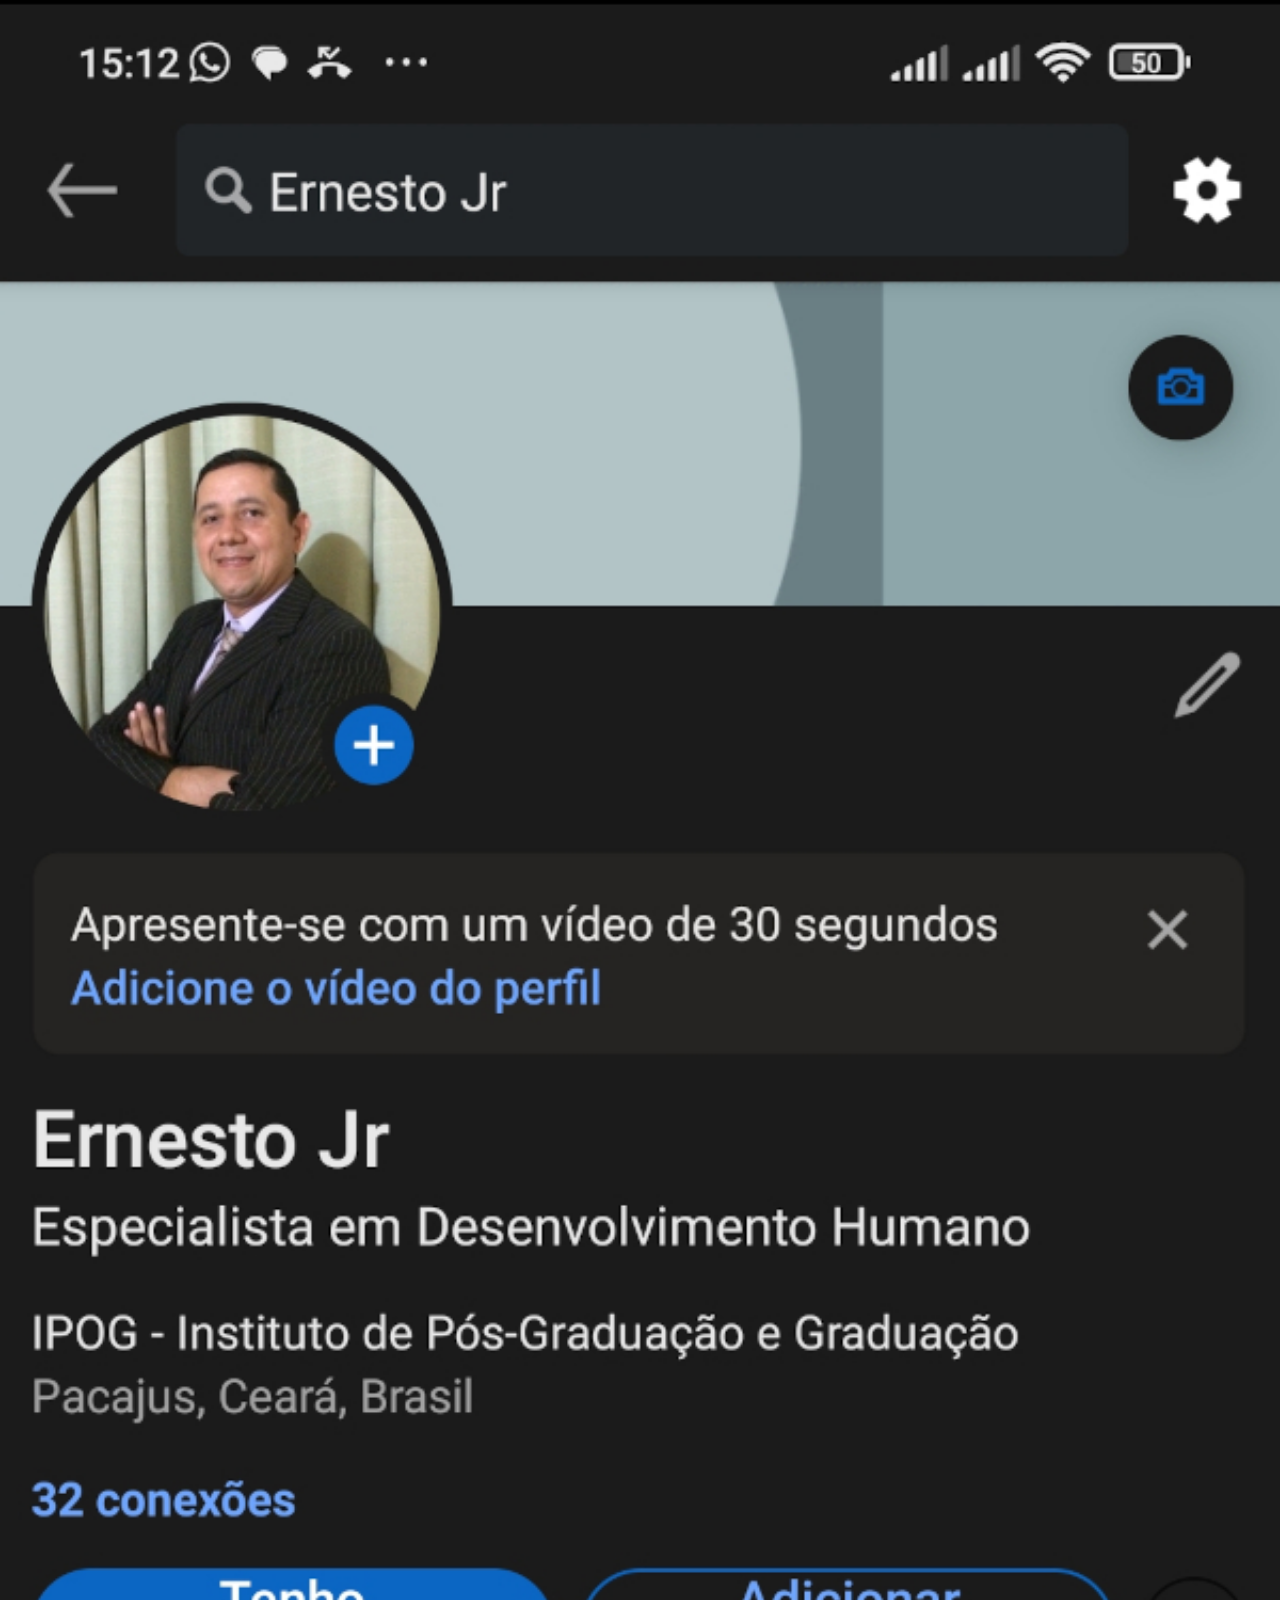
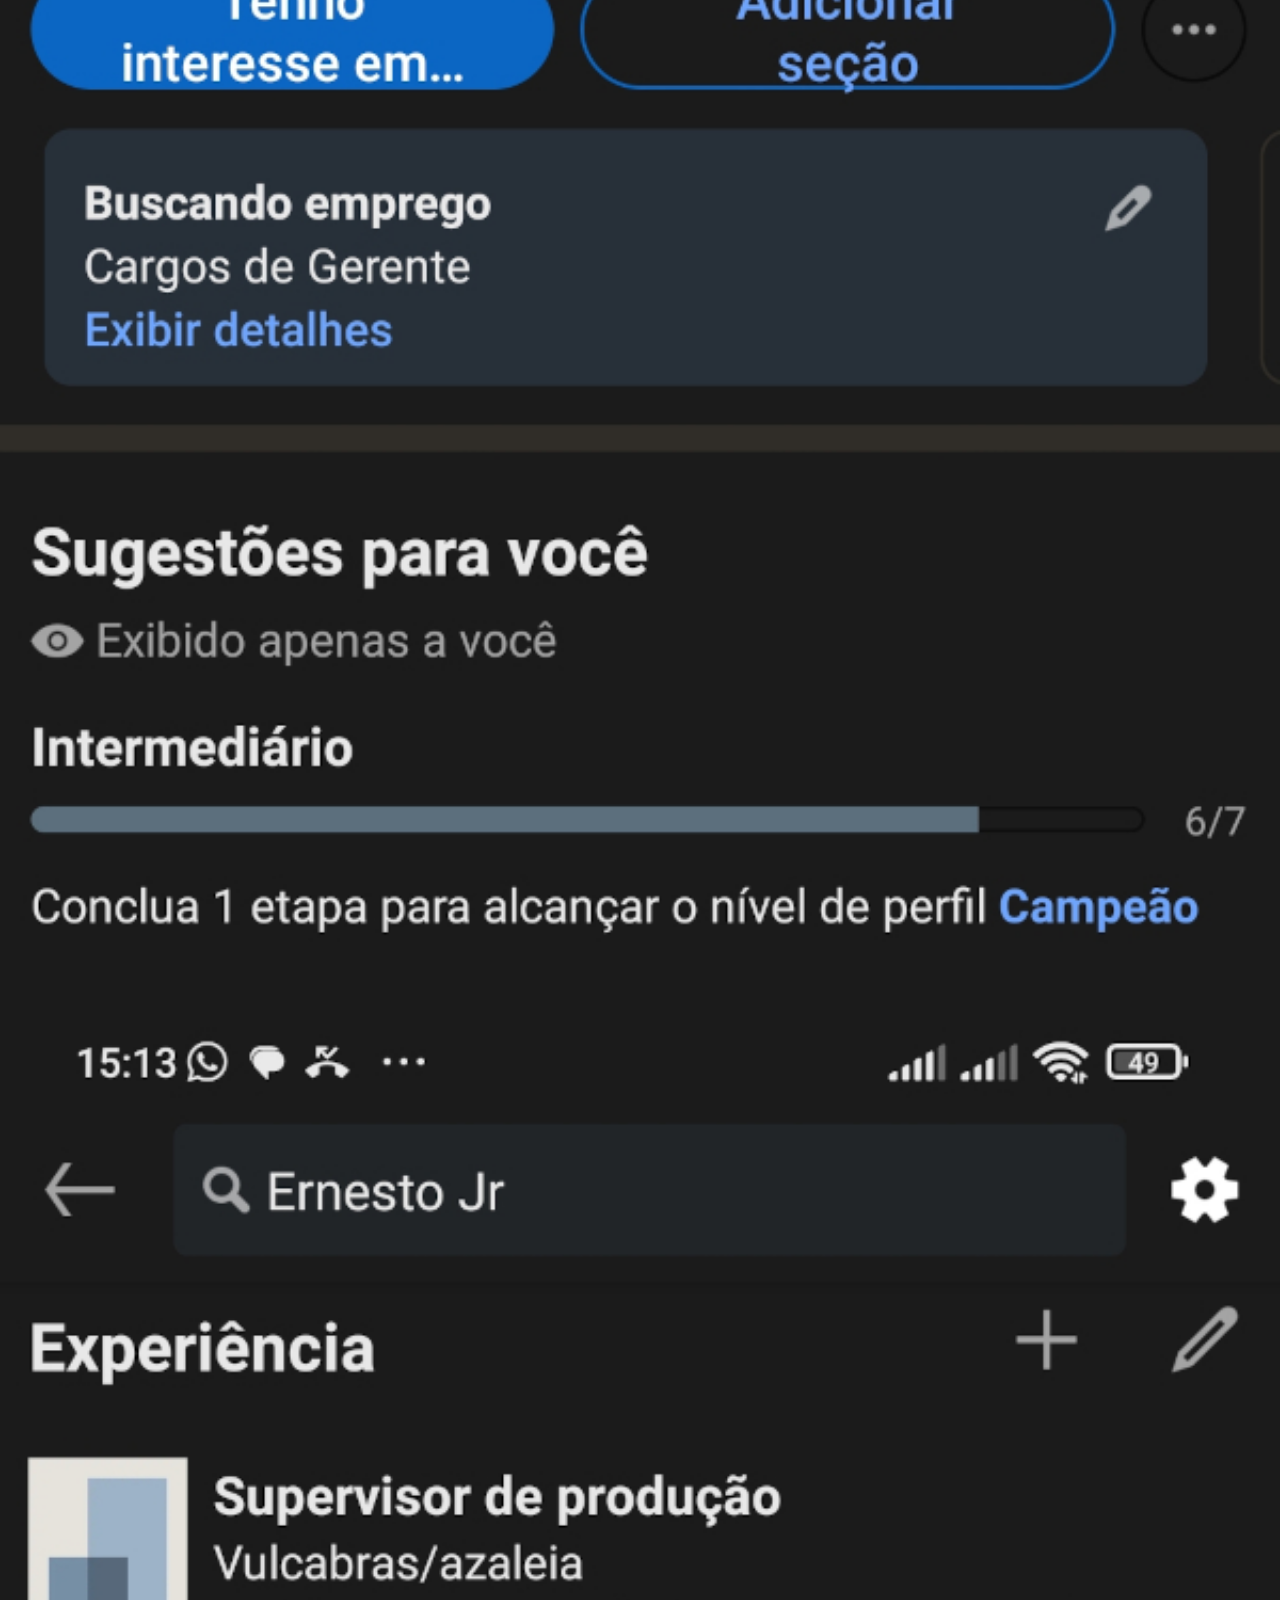
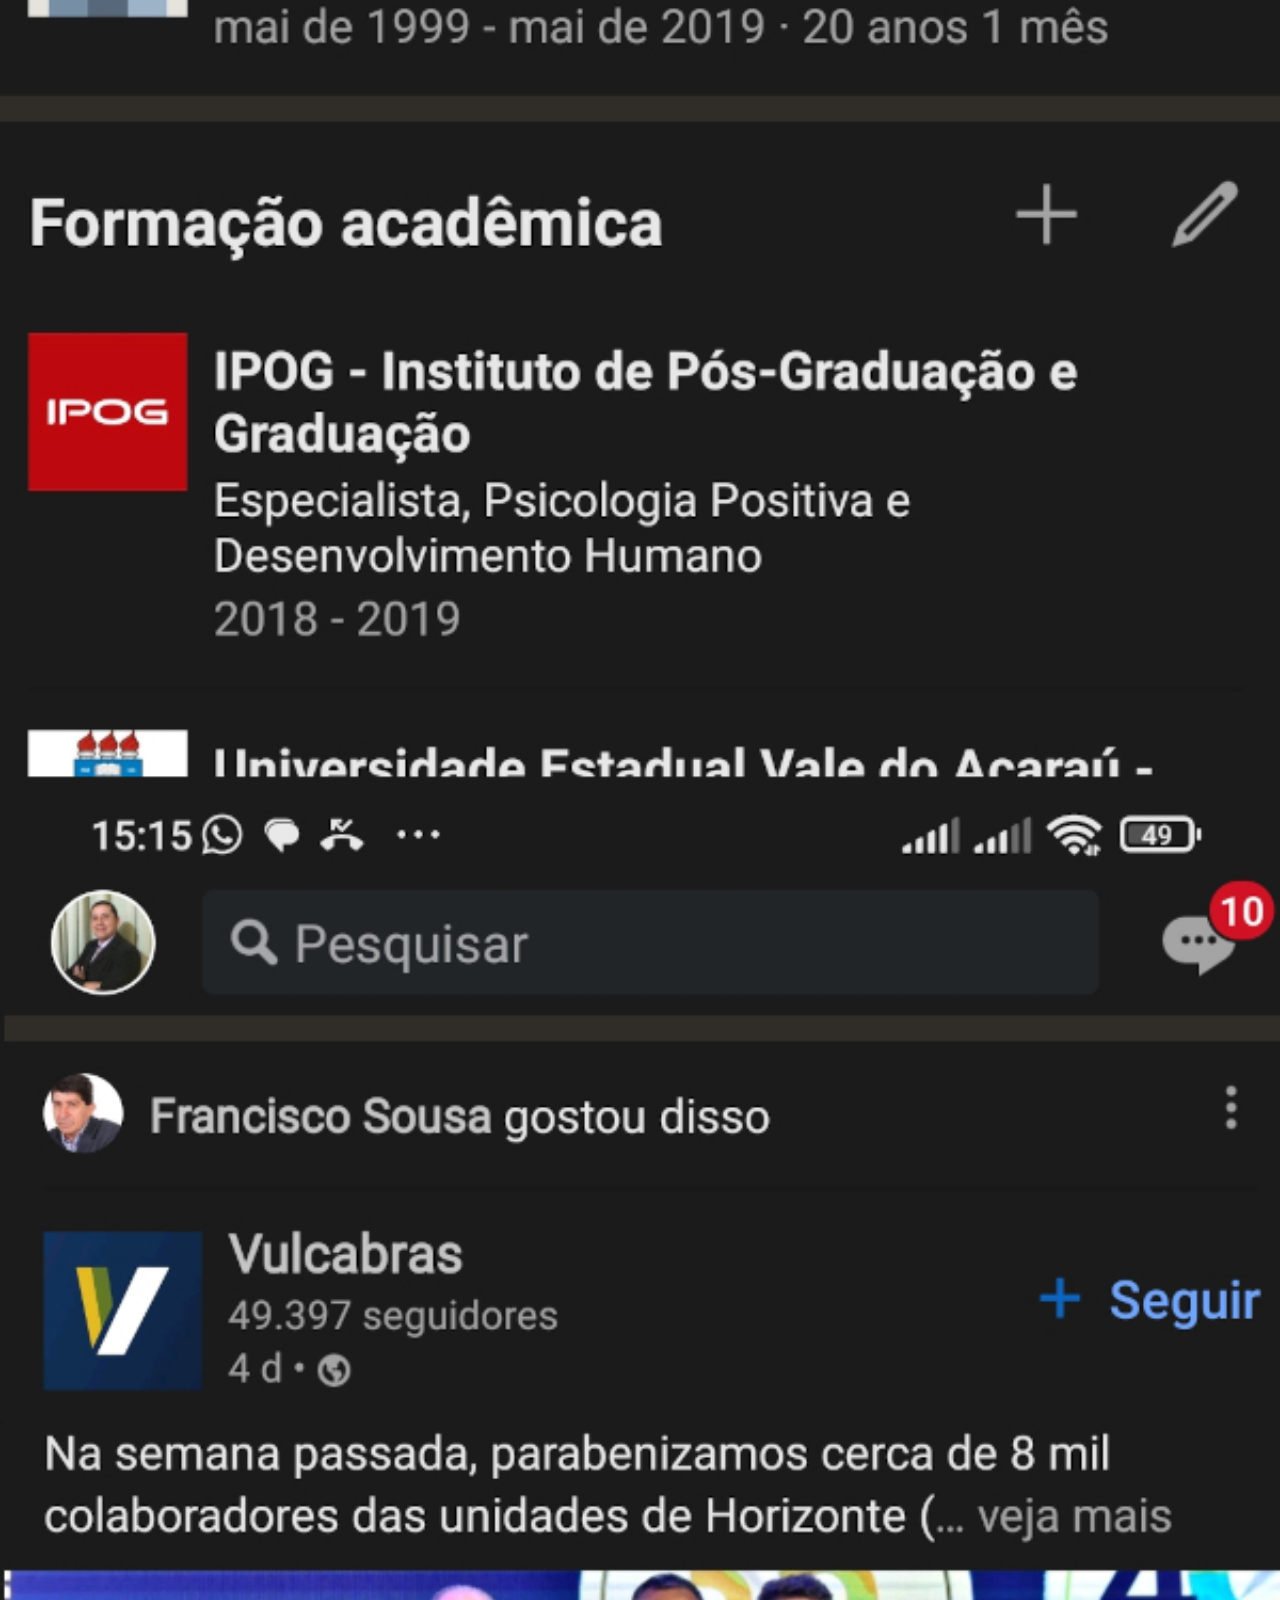
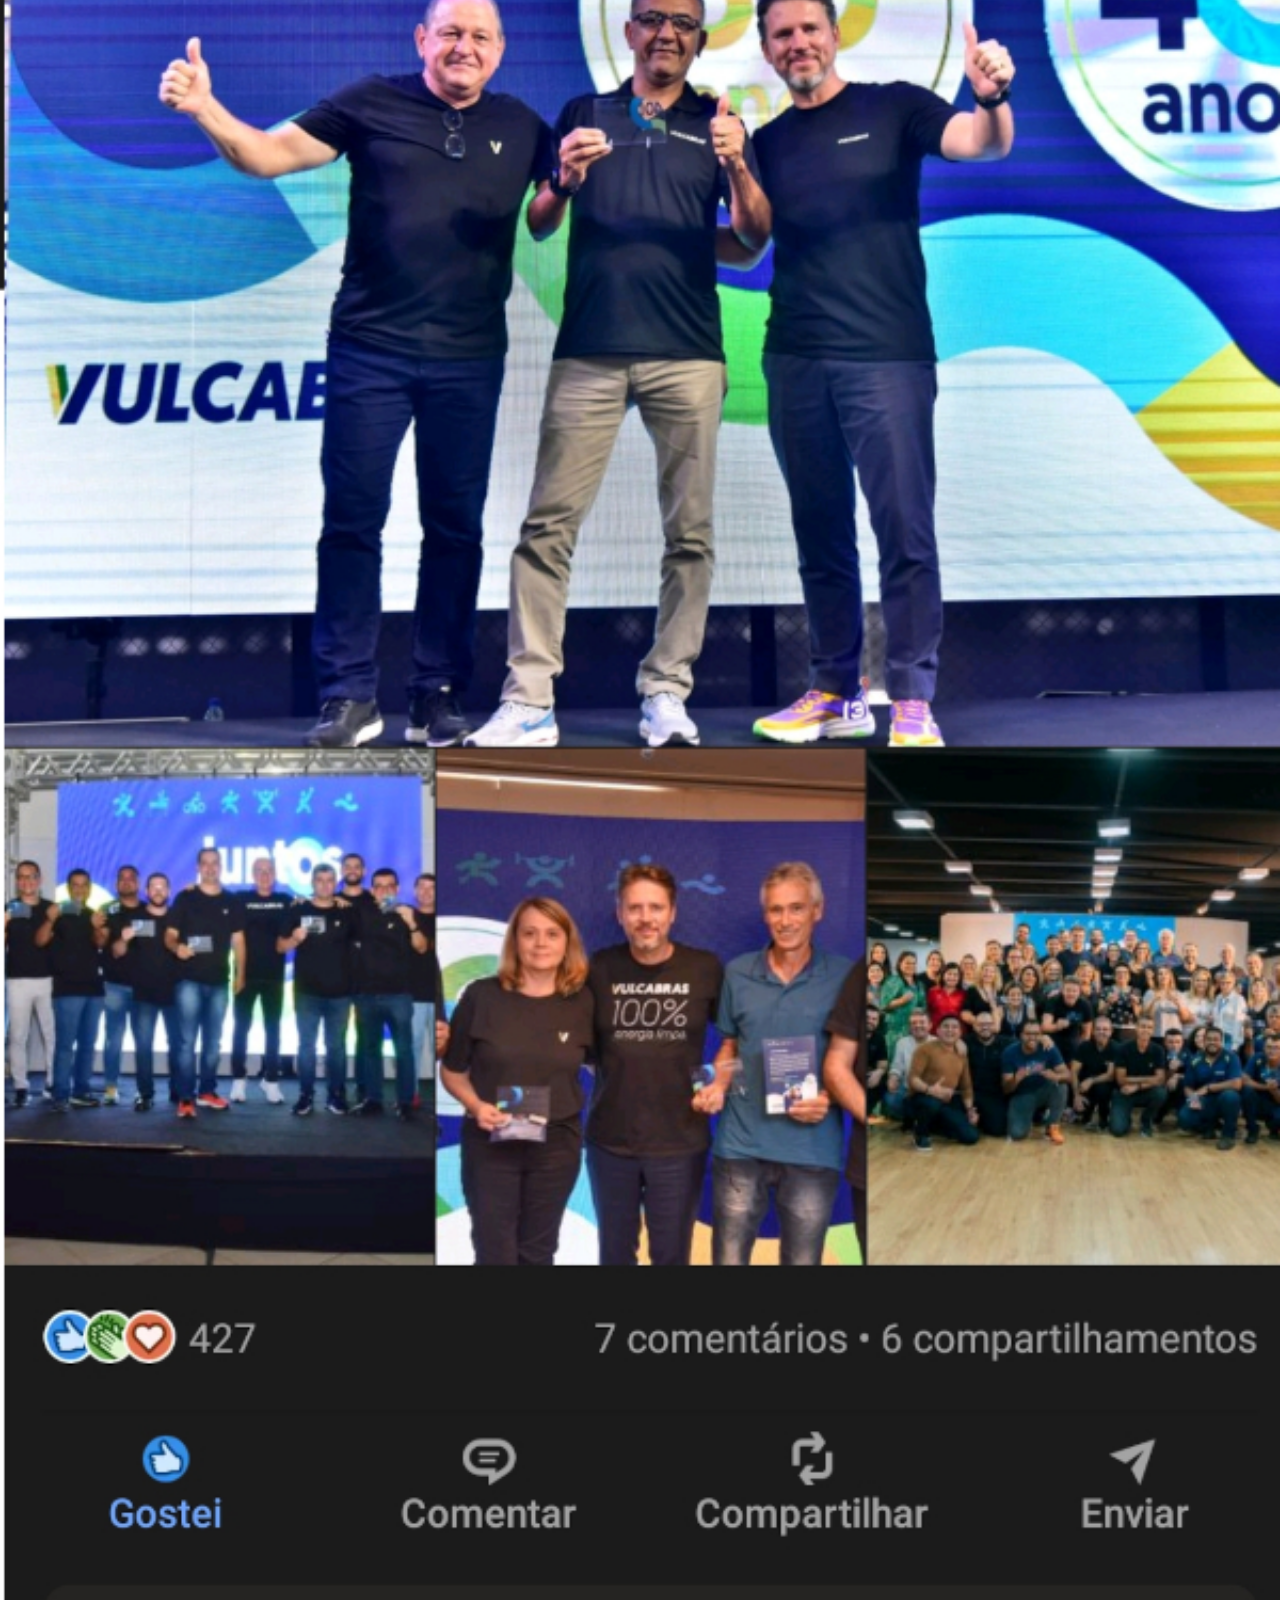
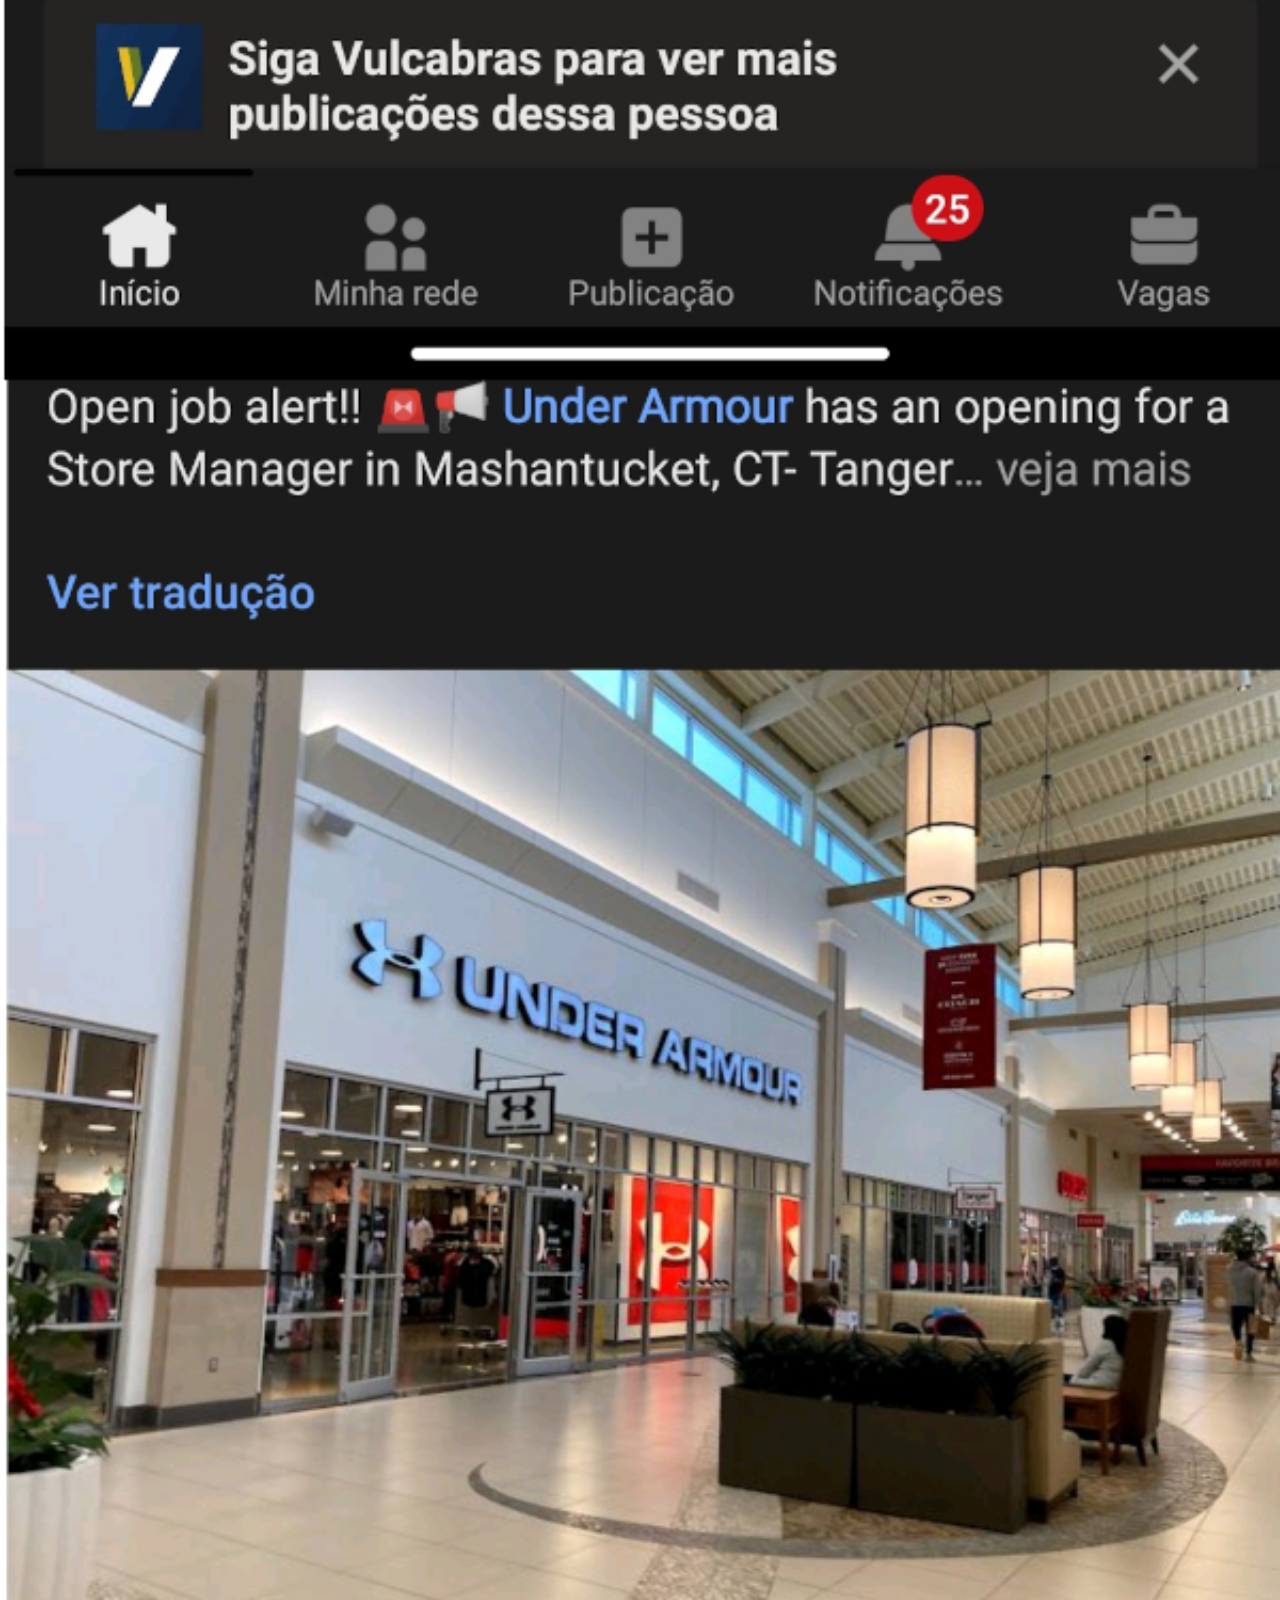
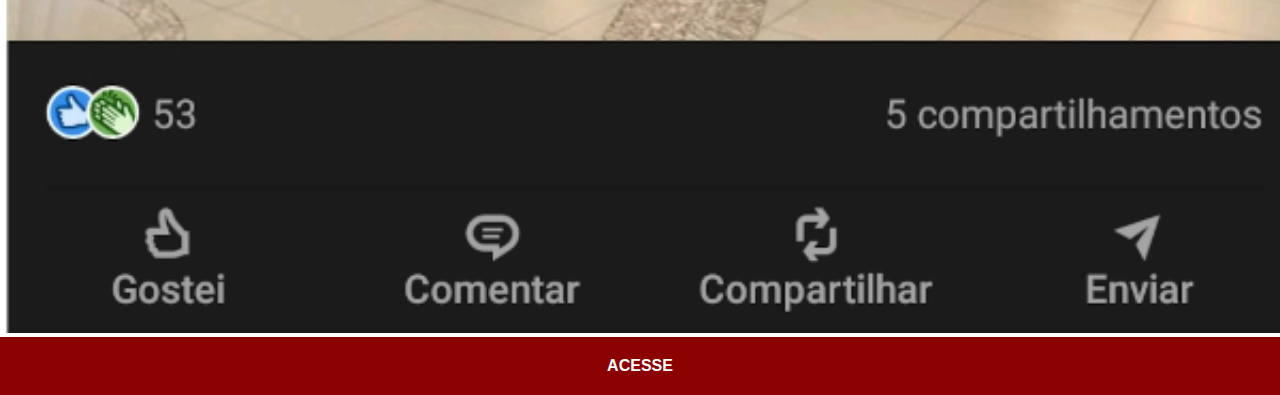
<file: Linkedin.html>
<!DOCTYPE html>
<html lang="pt-br">
<head>
    <meta charset="UTF-8">
    <meta http-equiv="X-UA-Compatible" content="IE=edge">
    <meta name="viewport" content="width=device-width, initial-scale=1.0">
    <title>Linkedin</title>
    <link rel="stylesheet" href="estilos/social.css">
</head>
<body>
    <img src="imagens/telalinkin.jpg" alt="linkedin">
    <a href="https://linkedin.com/in/ernestoacj/" target="_blank">ACESSE</a>
</body>
</html>
</file>
<file: estilos/style.css>
* {
    margin: 0px;
    padding: 0px;
    font-family: Arial, Helvetica, sans-serif;
}

html, body {
    height: 100vh;
    width: 100vw;
    background-color: black
}
body {
    background: url('../imagens/fundo-madeira.jpg') no-repeat top center;
    background-size: cover;
    background-attachment: fixed;
}

main {
    height: 100vh;
    position: relative;
    
}
section#telefone {
    position: absolute;
    top: 50%;
    left: 50%;
    transform:  translate(-50%, -50%);
    height: 627px;
    width: 311px;
 
    background: url('../imagens/frame-iphone.png') no-repeat;

}
iframe#tela {
    position: relative;
    top: 82px;
    left: 24px;
    width: 259px;
    height: 463px;

}
section#redes-sociais {
    text-align: right;
}
section#redes-sociais img {
    width: 50px;
    margin: 10px;
    border-radius: 50%;
    box-shadow: 2px 2px 5px rgba(0, 0, 0, 0.446);
    box-sizing: border-box;
}
section#redes-sociais img:hover {
    border: 2px solid rgba(255, 255, 255, 0.638);
    transform: translate(-3px, -3px);
    box-shadow: 5px 5px 10px rgba(0, 0, 0, 0.539);
    transition: transform .3s, border .5s;
}
</file>
<file: estilos/social.css>
*{
    margin: 0px;
    padding: 0px;
    font-family: Arial, Helvetica, sans-serif;
}
::-webkit-scrollbar {
    width: 0px;
    height: 0px;
}
img {
    width: 100vw;
}
a {
    display: block;
    background-color: darkred;
    padding: 20px;
    text-align: center;
    font-weight: bolder;
    text-decoration: none;
    color: white;

}
a:hover {
    background-color: red;
}
</file>
